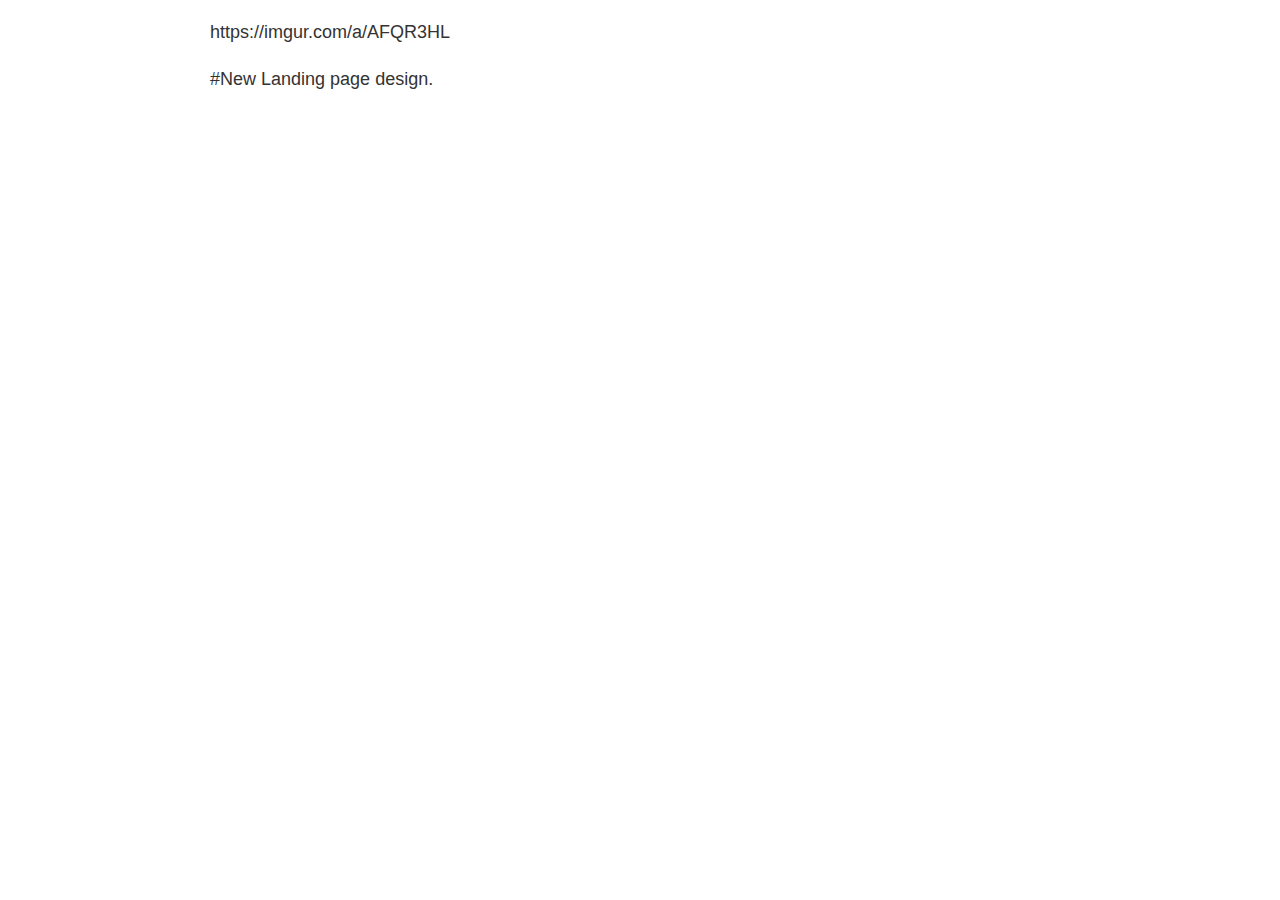
<file: design.html>
<!DOCTYPE html>
<html>
<head>
<title>design.md</title>
<meta http-equiv="Content-type" content="text/html;charset=UTF-8">

<style>
/*

Arduino® Light Theme - Stefania Mellai <s.mellai@arduino.cc>

*/

.hljs {
  display: block;
  overflow-x: auto;
  padding: 0.5em;
  background: #FFFFFF;
}

.hljs,
.hljs-subst {
  color: #434f54;
}

.hljs-keyword,
.hljs-attribute,
.hljs-selector-tag,
.hljs-doctag,
.hljs-name {
  color: #00979D;
}

.hljs-built_in,
.hljs-literal,
.hljs-bullet,
.hljs-code,
.hljs-addition {
  color: #D35400;
}

.hljs-regexp,
.hljs-symbol,
.hljs-variable,
.hljs-template-variable,
.hljs-link,
.hljs-selector-attr,
.hljs-selector-pseudo {
  color: #00979D;
}

.hljs-type,
.hljs-string,
.hljs-selector-id,
.hljs-selector-class,
.hljs-quote,
.hljs-template-tag,
.hljs-deletion {
  color: #005C5F;
}

.hljs-title,
.hljs-section {
  color: #880000;
  font-weight: bold;
}

.hljs-comment {
  color: rgba(149,165,166,.8);
}

.hljs-meta-keyword {
  color: #728E00;
}

.hljs-meta {
  color: #434f54;
}

.hljs-emphasis {
  font-style: italic;
}

.hljs-strong {
  font-weight: bold;
}

.hljs-function {
  color: #728E00;
}

.hljs-number {
  color: #8A7B52;  
}

</style>

<style>
/*---------------------------------------------------------------------------------------------
 *  Copyright (c) Microsoft Corporation. All rights reserved.
 *  Licensed under the MIT License. See License.txt in the project root for license information.
 *--------------------------------------------------------------------------------------------*/

body {
	font-family:   "HelveticaNeue-Light", sans-serif, "宋体","Segoe WPC", "Segoe UI", "SFUIText-Light","Droid Sans Fallback";
	font-size: 18px;
	padding: 0 12px;
	line-height: 1.6;
	word-wrap: break-word;
	color: #333333;
}

.content-wrapper{
	max-width: 860px;
    margin: 0 auto;
    padding: 0 30px;
}

#code-csp-warning {
	position: fixed;
	top: 0;
	right: 0;
	color: white;
	margin: 16px;
	text-align: center;
	font-size: 12px;
	font-family: sans-serif;
	background-color:#444444;
	cursor: pointer;
	padding: 6px;
	box-shadow: 1px 1px 1px rgba(0,0,0,.25);
}

#code-csp-warning:hover {
	text-decoration: none;
	background-color:#007acc;
	box-shadow: 2px 2px 2px rgba(0,0,0,.25);
}


body.scrollBeyondLastLine {
	margin-bottom: calc(100vh - 22px);
}

body.showEditorSelection .code-line {
	position: relative;
}

body.showEditorSelection .code-active-line:before,
body.showEditorSelection .code-line:hover:before {
	content: "";
	display: block;
	position: absolute;
	top: 0;
	left: -12px;
	height: 100%;
}

body.showEditorSelection li.code-active-line:before,
body.showEditorSelection li.code-line:hover:before {
	left: -30px;
}

.vscode-light.showEditorSelection .code-active-line:before {
	border-left: 3px solid rgba(0, 0, 0, 0.15);
}

.vscode-light.showEditorSelection .code-line:hover:before {
	border-left: 3px solid rgba(0, 0, 0, 0.40);
}

.vscode-dark.showEditorSelection .code-active-line:before {
	border-left: 3px solid rgba(255, 255, 255, 0.4);
}

.vscode-dark.showEditorSelection .code-line:hover:before {
	border-left: 3px solid rgba(255, 255, 255, 0.60);
}

.vscode-high-contrast.showEditorSelection .code-active-line:before {
	border-left: 3px solid rgba(255, 160, 0, 0.7);
}

.vscode-high-contrast.showEditorSelection .code-line:hover:before {
	border-left: 3px solid rgba(255, 160, 0, 1);
}

img {
	max-width: 100%;
	max-height: 100%;
}

a {
	color: #4080D0;
	text-decoration: none;
}

a:focus,
input:focus,
select:focus,
textarea:focus {
	outline: 1px solid -webkit-focus-ring-color;
	outline-offset: -1px;
}

hr {
	border: 0;
	height: 2px;
	border-bottom: 2px solid;
}

h1 {
	padding-bottom: 0.3em;
	line-height: 1.2;
	border-bottom: 1px solid #eee;
}


h2{
	padding-bottom: .3em;
    font-size: 2em;
    line-height: 1.225;
    border-bottom: 1px solid #eee;
}

h3{
	font-size: 1.75em;
    line-height: 1.225;
}

h1, h2, h3 {
	font-weight: bold;
}

h1 code,
h2 code,
h3 code,
h4 code,
h5 code,
h6 code {
	font-size: inherit;
	line-height: auto;
}

a:hover {
	color: #4080D0;
	text-decoration: underline;
}

table {
	border-collapse: collapse;
}

table > thead > tr > th {
	text-align: left;
	border-bottom: 1px solid;
}

table > thead > tr > th,
table > thead > tr > td,
table > tbody > tr > th,
table > tbody > tr > td {
	padding: 5px 10px;
}

table > tbody > tr + tr > td {
	border-top: 1px solid;
}

blockquote {
	margin: 0 7px 0 5px;
	padding: 0 16px 0 10px;
	border-left: 5px solid;
}

code {
	font-family: Menlo, Monaco, Consolas, "Droid Sans Mono", "Courier New", monospace, "Droid Sans Fallback";
	font-size: 14px;
	line-height: 19px;
}

body.wordWrap pre {
	white-space: pre-wrap;
}

.mac code {
	font-size: 12px;
	line-height: 18px;
}

pre:not(.hljs),
pre.hljs code > div {
	padding: 16px;
	border-radius: 3px;
	overflow: auto;
}

/** Theming */

.vscode-light,
.vscode-light pre code {
	color: rgb(30, 30, 30);
}

.vscode-dark,
.vscode-dark pre code {
	color: #DDD;
}

.vscode-high-contrast,
.vscode-high-contrast pre code {
	color: white;
}

.vscode-light code {
	color: #A31515;
}

.vscode-dark code {
	color: #D7BA7D;
}

.vscode-light pre:not(.hljs),
.vscode-light code > div {
	background-color: rgba(220, 220, 220, 0.4);
}

.vscode-dark pre:not(.hljs),
.vscode-dark code > div {
	background-color: rgba(10, 10, 10, 0.4);
}

.vscode-high-contrast pre:not(.hljs),
.vscode-high-contrast code > div {
	background-color: rgb(0, 0, 0);
}

.vscode-high-contrast h1 {
	border-color: rgb(0, 0, 0);
}

.vscode-light table > thead > tr > th {
	border-color: rgba(0, 0, 0, 0.69);
}

.vscode-dark table > thead > tr > th {
	border-color: rgba(255, 255, 255, 0.69);
}

.vscode-light h1,
.vscode-light hr,
.vscode-light table > tbody > tr + tr > td {
	border-color: rgba(0, 0, 0, 0.18);
}

.vscode-dark h1,
.vscode-dark hr,
.vscode-dark table > tbody > tr + tr > td {
	border-color: rgba(255, 255, 255, 0.18);
}

.vscode-light blockquote,
.vscode-dark blockquote {
	background: rgba(127, 127, 127, 0.1);
	border-color: rgba(0, 122, 204, 0.5);
}

.vscode-high-contrast blockquote {
	background: transparent;
	border-color: #fff;
}
</style>

<style>
pre {
	background-color: #f8f8f8;
	border: 1px solid #cccccc;
	border-radius: 3px;
	overflow-x: auto;
	white-space: pre-wrap;
	overflow-wrap: break-word;
}

pre:not(.hljs) {
	padding: 23px;
	line-height: 19px;
}

blockquote {
	background: rgba(127, 127, 127, 0.1);
	border-color: rgba(0, 122, 204, 0.5);
}

.emoji {
	height: 1.4em;
}

/* for inline code */
:not(pre):not(.hljs) > code {
	color: #C9AE75; /* Change the old color so it seems less like an error */
	font-size: inherit;
}

/* Page Break : use <div class="page"/> to insert page break
-------------------------------------------------------- */
.page {
	page-break-after: always;
}

.table-of-contents li{
	list-style-type: initial;
}
</style>

<style>
@font-face{font-family:KaTeX_AMS;font-style:normal;font-weight:400;src:url(fonts/KaTeX_AMS-Regular.woff2) format("woff2"),url(fonts/KaTeX_AMS-Regular.woff) format("woff"),url(fonts/KaTeX_AMS-Regular.ttf) format("truetype")}@font-face{font-family:KaTeX_Caligraphic;font-style:normal;font-weight:700;src:url(fonts/KaTeX_Caligraphic-Bold.woff2) format("woff2"),url(fonts/KaTeX_Caligraphic-Bold.woff) format("woff"),url(fonts/KaTeX_Caligraphic-Bold.ttf) format("truetype")}@font-face{font-family:KaTeX_Caligraphic;font-style:normal;font-weight:400;src:url(fonts/KaTeX_Caligraphic-Regular.woff2) format("woff2"),url(fonts/KaTeX_Caligraphic-Regular.woff) format("woff"),url(fonts/KaTeX_Caligraphic-Regular.ttf) format("truetype")}@font-face{font-family:KaTeX_Fraktur;font-style:normal;font-weight:700;src:url(fonts/KaTeX_Fraktur-Bold.woff2) format("woff2"),url(fonts/KaTeX_Fraktur-Bold.woff) format("woff"),url(fonts/KaTeX_Fraktur-Bold.ttf) format("truetype")}@font-face{font-family:KaTeX_Fraktur;font-style:normal;font-weight:400;src:url(fonts/KaTeX_Fraktur-Regular.woff2) format("woff2"),url(fonts/KaTeX_Fraktur-Regular.woff) format("woff"),url(fonts/KaTeX_Fraktur-Regular.ttf) format("truetype")}@font-face{font-family:KaTeX_Main;font-style:normal;font-weight:700;src:url(fonts/KaTeX_Main-Bold.woff2) format("woff2"),url(fonts/KaTeX_Main-Bold.woff) format("woff"),url(fonts/KaTeX_Main-Bold.ttf) format("truetype")}@font-face{font-family:KaTeX_Main;font-style:italic;font-weight:700;src:url(fonts/KaTeX_Main-BoldItalic.woff2) format("woff2"),url(fonts/KaTeX_Main-BoldItalic.woff) format("woff"),url(fonts/KaTeX_Main-BoldItalic.ttf) format("truetype")}@font-face{font-family:KaTeX_Main;font-style:italic;font-weight:400;src:url(fonts/KaTeX_Main-Italic.woff2) format("woff2"),url(fonts/KaTeX_Main-Italic.woff) format("woff"),url(fonts/KaTeX_Main-Italic.ttf) format("truetype")}@font-face{font-family:KaTeX_Main;font-style:normal;font-weight:400;src:url(fonts/KaTeX_Main-Regular.woff2) format("woff2"),url(fonts/KaTeX_Main-Regular.woff) format("woff"),url(fonts/KaTeX_Main-Regular.ttf) format("truetype")}@font-face{font-family:KaTeX_Math;font-style:italic;font-weight:700;src:url(fonts/KaTeX_Math-BoldItalic.woff2) format("woff2"),url(fonts/KaTeX_Math-BoldItalic.woff) format("woff"),url(fonts/KaTeX_Math-BoldItalic.ttf) format("truetype")}@font-face{font-family:KaTeX_Math;font-style:italic;font-weight:400;src:url(fonts/KaTeX_Math-Italic.woff2) format("woff2"),url(fonts/KaTeX_Math-Italic.woff) format("woff"),url(fonts/KaTeX_Math-Italic.ttf) format("truetype")}@font-face{font-family:"KaTeX_SansSerif";font-style:normal;font-weight:700;src:url(fonts/KaTeX_SansSerif-Bold.woff2) format("woff2"),url(fonts/KaTeX_SansSerif-Bold.woff) format("woff"),url(fonts/KaTeX_SansSerif-Bold.ttf) format("truetype")}@font-face{font-family:"KaTeX_SansSerif";font-style:italic;font-weight:400;src:url(fonts/KaTeX_SansSerif-Italic.woff2) format("woff2"),url(fonts/KaTeX_SansSerif-Italic.woff) format("woff"),url(fonts/KaTeX_SansSerif-Italic.ttf) format("truetype")}@font-face{font-family:"KaTeX_SansSerif";font-style:normal;font-weight:400;src:url(fonts/KaTeX_SansSerif-Regular.woff2) format("woff2"),url(fonts/KaTeX_SansSerif-Regular.woff) format("woff"),url(fonts/KaTeX_SansSerif-Regular.ttf) format("truetype")}@font-face{font-family:KaTeX_Script;font-style:normal;font-weight:400;src:url(fonts/KaTeX_Script-Regular.woff2) format("woff2"),url(fonts/KaTeX_Script-Regular.woff) format("woff"),url(fonts/KaTeX_Script-Regular.ttf) format("truetype")}@font-face{font-family:KaTeX_Size1;font-style:normal;font-weight:400;src:url(fonts/KaTeX_Size1-Regular.woff2) format("woff2"),url(fonts/KaTeX_Size1-Regular.woff) format("woff"),url(fonts/KaTeX_Size1-Regular.ttf) format("truetype")}@font-face{font-family:KaTeX_Size2;font-style:normal;font-weight:400;src:url(fonts/KaTeX_Size2-Regular.woff2) format("woff2"),url(fonts/KaTeX_Size2-Regular.woff) format("woff"),url(fonts/KaTeX_Size2-Regular.ttf) format("truetype")}@font-face{font-family:KaTeX_Size3;font-style:normal;font-weight:400;src:url(fonts/KaTeX_Size3-Regular.woff2) format("woff2"),url(fonts/KaTeX_Size3-Regular.woff) format("woff"),url(fonts/KaTeX_Size3-Regular.ttf) format("truetype")}@font-face{font-family:KaTeX_Size4;font-style:normal;font-weight:400;src:url(fonts/KaTeX_Size4-Regular.woff2) format("woff2"),url(fonts/KaTeX_Size4-Regular.woff) format("woff"),url(fonts/KaTeX_Size4-Regular.ttf) format("truetype")}@font-face{font-family:KaTeX_Typewriter;font-style:normal;font-weight:400;src:url(fonts/KaTeX_Typewriter-Regular.woff2) format("woff2"),url(fonts/KaTeX_Typewriter-Regular.woff) format("woff"),url(fonts/KaTeX_Typewriter-Regular.ttf) format("truetype")}.katex{text-rendering:auto;font:normal 1.21em KaTeX_Main,Times New Roman,serif;line-height:1.2;text-indent:0}.katex *{-ms-high-contrast-adjust:none!important;border-color:currentColor}.katex .katex-version:after{content:"0.16.2"}.katex .katex-mathml{clip:rect(1px,1px,1px,1px);border:0;height:1px;overflow:hidden;padding:0;position:absolute;width:1px}.katex .katex-html>.newline{display:block}.katex .base{position:relative;white-space:nowrap;width:-webkit-min-content;width:-moz-min-content;width:min-content}.katex .base,.katex .strut{display:inline-block}.katex .textbf{font-weight:700}.katex .textit{font-style:italic}.katex .textrm{font-family:KaTeX_Main}.katex .textsf{font-family:KaTeX_SansSerif}.katex .texttt{font-family:KaTeX_Typewriter}.katex .mathnormal{font-family:KaTeX_Math;font-style:italic}.katex .mathit{font-family:KaTeX_Main;font-style:italic}.katex .mathrm{font-style:normal}.katex .mathbf{font-family:KaTeX_Main;font-weight:700}.katex .boldsymbol{font-family:KaTeX_Math;font-style:italic;font-weight:700}.katex .amsrm,.katex .mathbb,.katex .textbb{font-family:KaTeX_AMS}.katex .mathcal{font-family:KaTeX_Caligraphic}.katex .mathfrak,.katex .textfrak{font-family:KaTeX_Fraktur}.katex .mathtt{font-family:KaTeX_Typewriter}.katex .mathscr,.katex .textscr{font-family:KaTeX_Script}.katex .mathsf,.katex .textsf{font-family:KaTeX_SansSerif}.katex .mathboldsf,.katex .textboldsf{font-family:KaTeX_SansSerif;font-weight:700}.katex .mathitsf,.katex .textitsf{font-family:KaTeX_SansSerif;font-style:italic}.katex .mainrm{font-family:KaTeX_Main;font-style:normal}.katex .vlist-t{border-collapse:collapse;display:inline-table;table-layout:fixed}.katex .vlist-r{display:table-row}.katex .vlist{display:table-cell;position:relative;vertical-align:bottom}.katex .vlist>span{display:block;height:0;position:relative}.katex .vlist>span>span{display:inline-block}.katex .vlist>span>.pstrut{overflow:hidden;width:0}.katex .vlist-t2{margin-right:-2px}.katex .vlist-s{display:table-cell;font-size:1px;min-width:2px;vertical-align:bottom;width:2px}.katex .vbox{align-items:baseline;display:inline-flex;flex-direction:column}.katex .hbox{width:100%}.katex .hbox,.katex .thinbox{display:inline-flex;flex-direction:row}.katex .thinbox{max-width:0;width:0}.katex .msupsub{text-align:left}.katex .mfrac>span>span{text-align:center}.katex .mfrac .frac-line{border-bottom-style:solid;display:inline-block;width:100%}.katex .hdashline,.katex .hline,.katex .mfrac .frac-line,.katex .overline .overline-line,.katex .rule,.katex .underline .underline-line{min-height:1px}.katex .mspace{display:inline-block}.katex .clap,.katex .llap,.katex .rlap{position:relative;width:0}.katex .clap>.inner,.katex .llap>.inner,.katex .rlap>.inner{position:absolute}.katex .clap>.fix,.katex .llap>.fix,.katex .rlap>.fix{display:inline-block}.katex .llap>.inner{right:0}.katex .clap>.inner,.katex .rlap>.inner{left:0}.katex .clap>.inner>span{margin-left:-50%;margin-right:50%}.katex .rule{border:0 solid;display:inline-block;position:relative}.katex .hline,.katex .overline .overline-line,.katex .underline .underline-line{border-bottom-style:solid;display:inline-block;width:100%}.katex .hdashline{border-bottom-style:dashed;display:inline-block;width:100%}.katex .sqrt>.root{margin-left:.27777778em;margin-right:-.55555556em}.katex .fontsize-ensurer.reset-size1.size1,.katex .sizing.reset-size1.size1{font-size:1em}.katex .fontsize-ensurer.reset-size1.size2,.katex .sizing.reset-size1.size2{font-size:1.2em}.katex .fontsize-ensurer.reset-size1.size3,.katex .sizing.reset-size1.size3{font-size:1.4em}.katex .fontsize-ensurer.reset-size1.size4,.katex .sizing.reset-size1.size4{font-size:1.6em}.katex .fontsize-ensurer.reset-size1.size5,.katex .sizing.reset-size1.size5{font-size:1.8em}.katex .fontsize-ensurer.reset-size1.size6,.katex .sizing.reset-size1.size6{font-size:2em}.katex .fontsize-ensurer.reset-size1.size7,.katex .sizing.reset-size1.size7{font-size:2.4em}.katex .fontsize-ensurer.reset-size1.size8,.katex .sizing.reset-size1.size8{font-size:2.88em}.katex .fontsize-ensurer.reset-size1.size9,.katex .sizing.reset-size1.size9{font-size:3.456em}.katex .fontsize-ensurer.reset-size1.size10,.katex .sizing.reset-size1.size10{font-size:4.148em}.katex .fontsize-ensurer.reset-size1.size11,.katex .sizing.reset-size1.size11{font-size:4.976em}.katex .fontsize-ensurer.reset-size2.size1,.katex .sizing.reset-size2.size1{font-size:.83333333em}.katex .fontsize-ensurer.reset-size2.size2,.katex .sizing.reset-size2.size2{font-size:1em}.katex .fontsize-ensurer.reset-size2.size3,.katex .sizing.reset-size2.size3{font-size:1.16666667em}.katex .fontsize-ensurer.reset-size2.size4,.katex .sizing.reset-size2.size4{font-size:1.33333333em}.katex .fontsize-ensurer.reset-size2.size5,.katex .sizing.reset-size2.size5{font-size:1.5em}.katex .fontsize-ensurer.reset-size2.size6,.katex .sizing.reset-size2.size6{font-size:1.66666667em}.katex .fontsize-ensurer.reset-size2.size7,.katex .sizing.reset-size2.size7{font-size:2em}.katex .fontsize-ensurer.reset-size2.size8,.katex .sizing.reset-size2.size8{font-size:2.4em}.katex .fontsize-ensurer.reset-size2.size9,.katex .sizing.reset-size2.size9{font-size:2.88em}.katex .fontsize-ensurer.reset-size2.size10,.katex .sizing.reset-size2.size10{font-size:3.45666667em}.katex .fontsize-ensurer.reset-size2.size11,.katex .sizing.reset-size2.size11{font-size:4.14666667em}.katex .fontsize-ensurer.reset-size3.size1,.katex .sizing.reset-size3.size1{font-size:.71428571em}.katex .fontsize-ensurer.reset-size3.size2,.katex .sizing.reset-size3.size2{font-size:.85714286em}.katex .fontsize-ensurer.reset-size3.size3,.katex .sizing.reset-size3.size3{font-size:1em}.katex .fontsize-ensurer.reset-size3.size4,.katex .sizing.reset-size3.size4{font-size:1.14285714em}.katex .fontsize-ensurer.reset-size3.size5,.katex .sizing.reset-size3.size5{font-size:1.28571429em}.katex .fontsize-ensurer.reset-size3.size6,.katex .sizing.reset-size3.size6{font-size:1.42857143em}.katex .fontsize-ensurer.reset-size3.size7,.katex .sizing.reset-size3.size7{font-size:1.71428571em}.katex .fontsize-ensurer.reset-size3.size8,.katex .sizing.reset-size3.size8{font-size:2.05714286em}.katex .fontsize-ensurer.reset-size3.size9,.katex .sizing.reset-size3.size9{font-size:2.46857143em}.katex .fontsize-ensurer.reset-size3.size10,.katex .sizing.reset-size3.size10{font-size:2.96285714em}.katex .fontsize-ensurer.reset-size3.size11,.katex .sizing.reset-size3.size11{font-size:3.55428571em}.katex .fontsize-ensurer.reset-size4.size1,.katex .sizing.reset-size4.size1{font-size:.625em}.katex .fontsize-ensurer.reset-size4.size2,.katex .sizing.reset-size4.size2{font-size:.75em}.katex .fontsize-ensurer.reset-size4.size3,.katex .sizing.reset-size4.size3{font-size:.875em}.katex .fontsize-ensurer.reset-size4.size4,.katex .sizing.reset-size4.size4{font-size:1em}.katex .fontsize-ensurer.reset-size4.size5,.katex .sizing.reset-size4.size5{font-size:1.125em}.katex .fontsize-ensurer.reset-size4.size6,.katex .sizing.reset-size4.size6{font-size:1.25em}.katex .fontsize-ensurer.reset-size4.size7,.katex .sizing.reset-size4.size7{font-size:1.5em}.katex .fontsize-ensurer.reset-size4.size8,.katex .sizing.reset-size4.size8{font-size:1.8em}.katex .fontsize-ensurer.reset-size4.size9,.katex .sizing.reset-size4.size9{font-size:2.16em}.katex .fontsize-ensurer.reset-size4.size10,.katex .sizing.reset-size4.size10{font-size:2.5925em}.katex .fontsize-ensurer.reset-size4.size11,.katex .sizing.reset-size4.size11{font-size:3.11em}.katex .fontsize-ensurer.reset-size5.size1,.katex .sizing.reset-size5.size1{font-size:.55555556em}.katex .fontsize-ensurer.reset-size5.size2,.katex .sizing.reset-size5.size2{font-size:.66666667em}.katex .fontsize-ensurer.reset-size5.size3,.katex .sizing.reset-size5.size3{font-size:.77777778em}.katex .fontsize-ensurer.reset-size5.size4,.katex .sizing.reset-size5.size4{font-size:.88888889em}.katex .fontsize-ensurer.reset-size5.size5,.katex .sizing.reset-size5.size5{font-size:1em}.katex .fontsize-ensurer.reset-size5.size6,.katex .sizing.reset-size5.size6{font-size:1.11111111em}.katex .fontsize-ensurer.reset-size5.size7,.katex .sizing.reset-size5.size7{font-size:1.33333333em}.katex .fontsize-ensurer.reset-size5.size8,.katex .sizing.reset-size5.size8{font-size:1.6em}.katex .fontsize-ensurer.reset-size5.size9,.katex .sizing.reset-size5.size9{font-size:1.92em}.katex .fontsize-ensurer.reset-size5.size10,.katex .sizing.reset-size5.size10{font-size:2.30444444em}.katex .fontsize-ensurer.reset-size5.size11,.katex .sizing.reset-size5.size11{font-size:2.76444444em}.katex .fontsize-ensurer.reset-size6.size1,.katex .sizing.reset-size6.size1{font-size:.5em}.katex .fontsize-ensurer.reset-size6.size2,.katex .sizing.reset-size6.size2{font-size:.6em}.katex .fontsize-ensurer.reset-size6.size3,.katex .sizing.reset-size6.size3{font-size:.7em}.katex .fontsize-ensurer.reset-size6.size4,.katex .sizing.reset-size6.size4{font-size:.8em}.katex .fontsize-ensurer.reset-size6.size5,.katex .sizing.reset-size6.size5{font-size:.9em}.katex .fontsize-ensurer.reset-size6.size6,.katex .sizing.reset-size6.size6{font-size:1em}.katex .fontsize-ensurer.reset-size6.size7,.katex .sizing.reset-size6.size7{font-size:1.2em}.katex .fontsize-ensurer.reset-size6.size8,.katex .sizing.reset-size6.size8{font-size:1.44em}.katex .fontsize-ensurer.reset-size6.size9,.katex .sizing.reset-size6.size9{font-size:1.728em}.katex .fontsize-ensurer.reset-size6.size10,.katex .sizing.reset-size6.size10{font-size:2.074em}.katex .fontsize-ensurer.reset-size6.size11,.katex .sizing.reset-size6.size11{font-size:2.488em}.katex .fontsize-ensurer.reset-size7.size1,.katex .sizing.reset-size7.size1{font-size:.41666667em}.katex .fontsize-ensurer.reset-size7.size2,.katex .sizing.reset-size7.size2{font-size:.5em}.katex .fontsize-ensurer.reset-size7.size3,.katex .sizing.reset-size7.size3{font-size:.58333333em}.katex .fontsize-ensurer.reset-size7.size4,.katex .sizing.reset-size7.size4{font-size:.66666667em}.katex .fontsize-ensurer.reset-size7.size5,.katex .sizing.reset-size7.size5{font-size:.75em}.katex .fontsize-ensurer.reset-size7.size6,.katex .sizing.reset-size7.size6{font-size:.83333333em}.katex .fontsize-ensurer.reset-size7.size7,.katex .sizing.reset-size7.size7{font-size:1em}.katex .fontsize-ensurer.reset-size7.size8,.katex .sizing.reset-size7.size8{font-size:1.2em}.katex .fontsize-ensurer.reset-size7.size9,.katex .sizing.reset-size7.size9{font-size:1.44em}.katex .fontsize-ensurer.reset-size7.size10,.katex .sizing.reset-size7.size10{font-size:1.72833333em}.katex .fontsize-ensurer.reset-size7.size11,.katex .sizing.reset-size7.size11{font-size:2.07333333em}.katex .fontsize-ensurer.reset-size8.size1,.katex .sizing.reset-size8.size1{font-size:.34722222em}.katex .fontsize-ensurer.reset-size8.size2,.katex .sizing.reset-size8.size2{font-size:.41666667em}.katex .fontsize-ensurer.reset-size8.size3,.katex .sizing.reset-size8.size3{font-size:.48611111em}.katex .fontsize-ensurer.reset-size8.size4,.katex .sizing.reset-size8.size4{font-size:.55555556em}.katex .fontsize-ensurer.reset-size8.size5,.katex .sizing.reset-size8.size5{font-size:.625em}.katex .fontsize-ensurer.reset-size8.size6,.katex .sizing.reset-size8.size6{font-size:.69444444em}.katex .fontsize-ensurer.reset-size8.size7,.katex .sizing.reset-size8.size7{font-size:.83333333em}.katex .fontsize-ensurer.reset-size8.size8,.katex .sizing.reset-size8.size8{font-size:1em}.katex .fontsize-ensurer.reset-size8.size9,.katex .sizing.reset-size8.size9{font-size:1.2em}.katex .fontsize-ensurer.reset-size8.size10,.katex .sizing.reset-size8.size10{font-size:1.44027778em}.katex .fontsize-ensurer.reset-size8.size11,.katex .sizing.reset-size8.size11{font-size:1.72777778em}.katex .fontsize-ensurer.reset-size9.size1,.katex .sizing.reset-size9.size1{font-size:.28935185em}.katex .fontsize-ensurer.reset-size9.size2,.katex .sizing.reset-size9.size2{font-size:.34722222em}.katex .fontsize-ensurer.reset-size9.size3,.katex .sizing.reset-size9.size3{font-size:.40509259em}.katex .fontsize-ensurer.reset-size9.size4,.katex .sizing.reset-size9.size4{font-size:.46296296em}.katex .fontsize-ensurer.reset-size9.size5,.katex .sizing.reset-size9.size5{font-size:.52083333em}.katex .fontsize-ensurer.reset-size9.size6,.katex .sizing.reset-size9.size6{font-size:.5787037em}.katex .fontsize-ensurer.reset-size9.size7,.katex .sizing.reset-size9.size7{font-size:.69444444em}.katex .fontsize-ensurer.reset-size9.size8,.katex .sizing.reset-size9.size8{font-size:.83333333em}.katex .fontsize-ensurer.reset-size9.size9,.katex .sizing.reset-size9.size9{font-size:1em}.katex .fontsize-ensurer.reset-size9.size10,.katex .sizing.reset-size9.size10{font-size:1.20023148em}.katex .fontsize-ensurer.reset-size9.size11,.katex .sizing.reset-size9.size11{font-size:1.43981481em}.katex .fontsize-ensurer.reset-size10.size1,.katex .sizing.reset-size10.size1{font-size:.24108004em}.katex .fontsize-ensurer.reset-size10.size2,.katex .sizing.reset-size10.size2{font-size:.28929605em}.katex .fontsize-ensurer.reset-size10.size3,.katex .sizing.reset-size10.size3{font-size:.33751205em}.katex .fontsize-ensurer.reset-size10.size4,.katex .sizing.reset-size10.size4{font-size:.38572806em}.katex .fontsize-ensurer.reset-size10.size5,.katex .sizing.reset-size10.size5{font-size:.43394407em}.katex .fontsize-ensurer.reset-size10.size6,.katex .sizing.reset-size10.size6{font-size:.48216008em}.katex .fontsize-ensurer.reset-size10.size7,.katex .sizing.reset-size10.size7{font-size:.57859209em}.katex .fontsize-ensurer.reset-size10.size8,.katex .sizing.reset-size10.size8{font-size:.69431051em}.katex .fontsize-ensurer.reset-size10.size9,.katex .sizing.reset-size10.size9{font-size:.83317261em}.katex .fontsize-ensurer.reset-size10.size10,.katex .sizing.reset-size10.size10{font-size:1em}.katex .fontsize-ensurer.reset-size10.size11,.katex .sizing.reset-size10.size11{font-size:1.19961427em}.katex .fontsize-ensurer.reset-size11.size1,.katex .sizing.reset-size11.size1{font-size:.20096463em}.katex .fontsize-ensurer.reset-size11.size2,.katex .sizing.reset-size11.size2{font-size:.24115756em}.katex .fontsize-ensurer.reset-size11.size3,.katex .sizing.reset-size11.size3{font-size:.28135048em}.katex .fontsize-ensurer.reset-size11.size4,.katex .sizing.reset-size11.size4{font-size:.32154341em}.katex .fontsize-ensurer.reset-size11.size5,.katex .sizing.reset-size11.size5{font-size:.36173633em}.katex .fontsize-ensurer.reset-size11.size6,.katex .sizing.reset-size11.size6{font-size:.40192926em}.katex .fontsize-ensurer.reset-size11.size7,.katex .sizing.reset-size11.size7{font-size:.48231511em}.katex .fontsize-ensurer.reset-size11.size8,.katex .sizing.reset-size11.size8{font-size:.57877814em}.katex .fontsize-ensurer.reset-size11.size9,.katex .sizing.reset-size11.size9{font-size:.69453376em}.katex .fontsize-ensurer.reset-size11.size10,.katex .sizing.reset-size11.size10{font-size:.83360129em}.katex .fontsize-ensurer.reset-size11.size11,.katex .sizing.reset-size11.size11{font-size:1em}.katex .delimsizing.size1{font-family:KaTeX_Size1}.katex .delimsizing.size2{font-family:KaTeX_Size2}.katex .delimsizing.size3{font-family:KaTeX_Size3}.katex .delimsizing.size4{font-family:KaTeX_Size4}.katex .delimsizing.mult .delim-size1>span{font-family:KaTeX_Size1}.katex .delimsizing.mult .delim-size4>span{font-family:KaTeX_Size4}.katex .nulldelimiter{display:inline-block;width:.12em}.katex .delimcenter,.katex .op-symbol{position:relative}.katex .op-symbol.small-op{font-family:KaTeX_Size1}.katex .op-symbol.large-op{font-family:KaTeX_Size2}.katex .accent>.vlist-t,.katex .op-limits>.vlist-t{text-align:center}.katex .accent .accent-body{position:relative}.katex .accent .accent-body:not(.accent-full){width:0}.katex .overlay{display:block}.katex .mtable .vertical-separator{display:inline-block;min-width:1px}.katex .mtable .arraycolsep{display:inline-block}.katex .mtable .col-align-c>.vlist-t{text-align:center}.katex .mtable .col-align-l>.vlist-t{text-align:left}.katex .mtable .col-align-r>.vlist-t{text-align:right}.katex .svg-align{text-align:left}.katex svg{fill:currentColor;stroke:currentColor;fill-rule:nonzero;fill-opacity:1;stroke-width:1;stroke-linecap:butt;stroke-linejoin:miter;stroke-miterlimit:4;stroke-dasharray:none;stroke-dashoffset:0;stroke-opacity:1;display:block;height:inherit;position:absolute;width:100%}.katex svg path{stroke:none}.katex img{border-style:none;max-height:none;max-width:none;min-height:0;min-width:0}.katex .stretchy{display:block;overflow:hidden;position:relative;width:100%}.katex .stretchy:after,.katex .stretchy:before{content:""}.katex .hide-tail{overflow:hidden;position:relative;width:100%}.katex .halfarrow-left{left:0;overflow:hidden;position:absolute;width:50.2%}.katex .halfarrow-right{overflow:hidden;position:absolute;right:0;width:50.2%}.katex .brace-left{left:0;overflow:hidden;position:absolute;width:25.1%}.katex .brace-center{left:25%;overflow:hidden;position:absolute;width:50%}.katex .brace-right{overflow:hidden;position:absolute;right:0;width:25.1%}.katex .x-arrow-pad{padding:0 .5em}.katex .cd-arrow-pad{padding:0 .55556em 0 .27778em}.katex .mover,.katex .munder,.katex .x-arrow{text-align:center}.katex .boxpad{padding:0 .3em}.katex .fbox,.katex .fcolorbox{border:.04em solid;box-sizing:border-box}.katex .cancel-pad{padding:0 .2em}.katex .cancel-lap{margin-left:-.2em;margin-right:-.2em}.katex .sout{border-bottom-style:solid;border-bottom-width:.08em}.katex .angl{border-right:.049em solid;border-top:.049em solid;box-sizing:border-box;margin-right:.03889em}.katex .anglpad{padding:0 .03889em}.katex .eqn-num:before{content:"(" counter(katexEqnNo) ")";counter-increment:katexEqnNo}.katex .mml-eqn-num:before{content:"(" counter(mmlEqnNo) ")";counter-increment:mmlEqnNo}.katex .mtr-glue{width:50%}.katex .cd-vert-arrow{display:inline-block;position:relative}.katex .cd-label-left{display:inline-block;position:absolute;right:calc(50% + .3em);text-align:left}.katex .cd-label-right{display:inline-block;left:calc(50% + .3em);position:absolute;text-align:right}.katex-display{display:block;margin:1em 0;text-align:center}.katex-display>.katex{display:block;text-align:center;white-space:nowrap}.katex-display>.katex>.katex-html{display:block;position:relative}.katex-display>.katex>.katex-html>.tag{position:absolute;right:0}.katex-display.leqno>.katex>.katex-html>.tag{left:0;right:auto}.katex-display.fleqn>.katex{padding-left:2em;text-align:left}body{counter-reset:katexEqnNo mmlEqnNo}

</style>

</head>
<body>
    <div class="content-wrapper">
        <p>https://imgur.com/a/AFQR3HL</p>
<p>#New Landing page design.</p>

    </div>
</body>
</html>
</file>
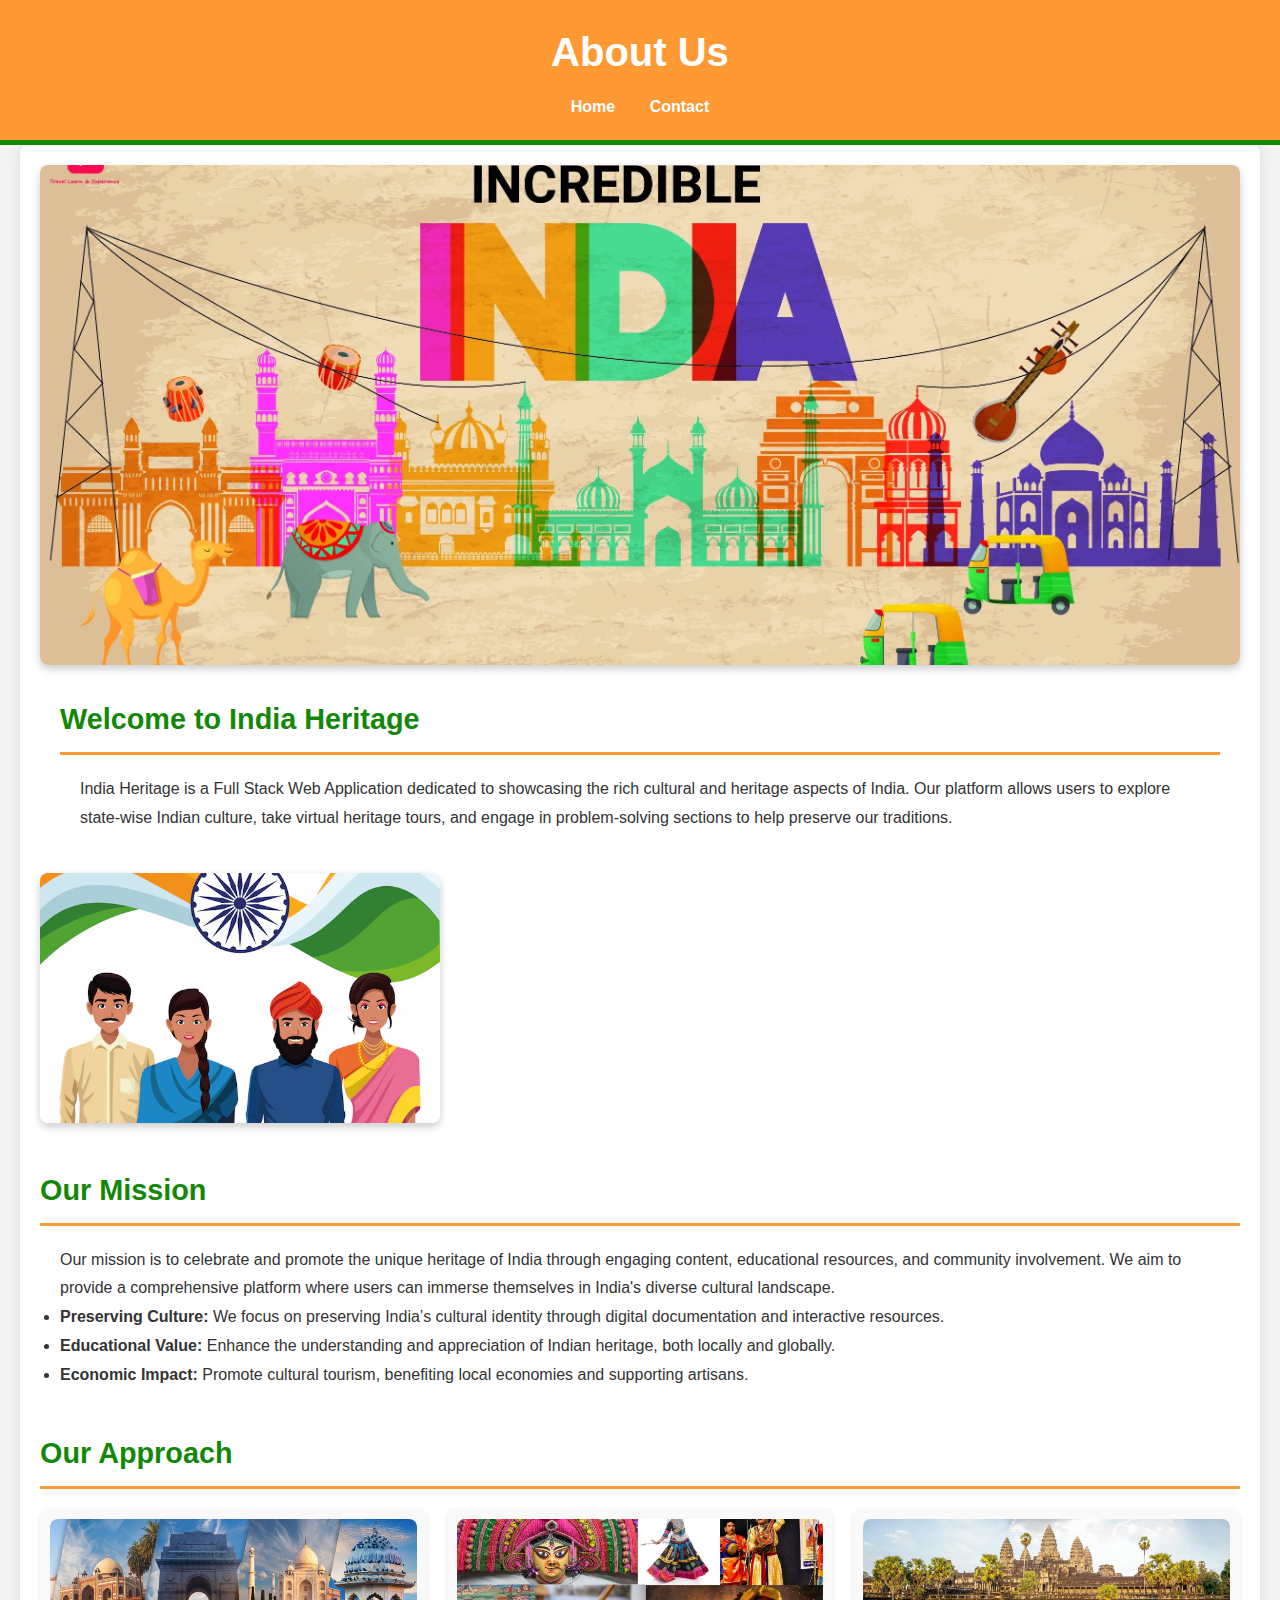
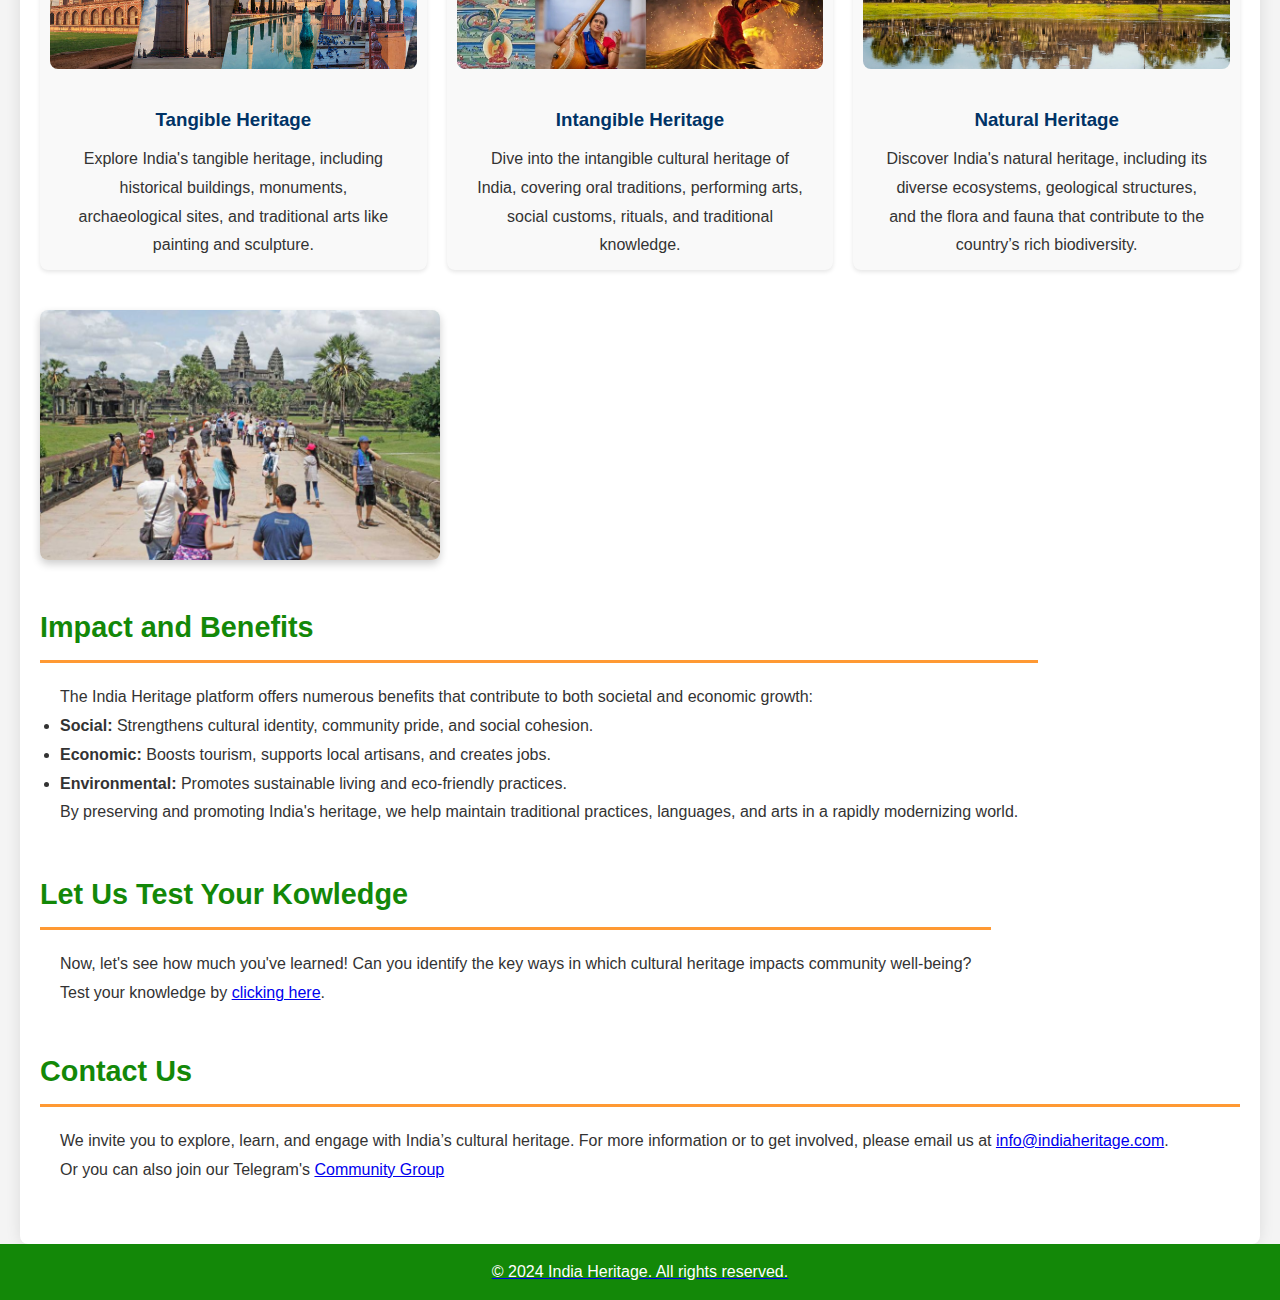
<file: pages/aboutus.html>
<!DOCTYPE html>
<html lang="en">
<head>
    <meta charset="UTF-8">
    <meta name="viewport" content="width=device-width, initial-scale=1.0">
    <title>About Us - India Heritage</title>
    <link rel="stylesheet" href="../styles/aboutus.css">
</head>
<body>
    <header>
        <h1>About Us</h1>
        <nav>
            <ul>
                <li><a href="../index.html">Home</a></li>
                <li><a href="#">Contact</a></li>
            </ul>
        </nav>
    </header>
    <main>
        <section id="intro">
            <div class="image-container">
                <img src="../images/Banner01.jpg" alt="India Heritage" class="intro-image">
            </div>
            <div class="text-container">
                <h2>Welcome to India Heritage</h2>
                <p>India Heritage is a Full Stack Web Application dedicated to showcasing the rich cultural and heritage aspects of India. Our platform allows users to explore state-wise Indian culture, take virtual heritage tours, and engage in problem-solving sections to help preserve our traditions.</p>
            </div>
        </section>
        <section id="mission">
            <div class="image-text-container">
                <img src="../images/indian-ethnic02.avif" alt="Mission" class="side-image">
                <div>
                    <h2>Our Mission</h2>
                    <p>Our mission is to celebrate and promote the unique heritage of India through engaging content, educational resources, and community involvement. We aim to provide a comprehensive platform where users can immerse themselves in India's diverse cultural landscape.</p>
                    <ul>
                        <li><strong>Preserving Culture:</strong> We focus on preserving India’s cultural identity through digital documentation and interactive resources.</li>
                        <li><strong>Educational Value:</strong> Enhance the understanding and appreciation of Indian heritage, both locally and globally.</li>
                        <li><strong>Economic Impact:</strong> Promote cultural tourism, benefiting local economies and supporting artisans.</li>
                    </ul>
                </div>
            </div>
        </section>
        <section id="approach">
            <h2>Our Approach</h2>
            <div class="columns">
                <div class="column">
                    <img src="../images/Tangible Heritage.jpg" alt="Tangible Heritage" class="column-image">
                    <h3>Tangible Heritage</h3>
                    <p>Explore India's tangible heritage, including historical buildings, monuments, archaeological sites, and traditional arts like painting and sculpture.</p>
                </div>
                <div class="column">
                    <img src="../images/Intangible-Cultural-Heritage.webp" alt="Intangible Heritage" class="column-image">
                    <h3>Intangible Heritage</h3>
                    <p>Dive into the intangible cultural heritage of India, covering oral traditions, performing arts, social customs, rituals, and traditional knowledge.</p>
                </div>
                <div class="column">
                    <img src="../images/Natural Heritage.webp" alt="Natural Heritage" class="column-image">
                    <h3>Natural Heritage</h3>
                    <p>Discover India's natural heritage, including its diverse ecosystems, geological structures, and the flora and fauna that contribute to the country’s rich biodiversity.</p>
                </div>
            </div>
        </section>
        <section id="impact">
            <div class="image-text-container">
                <img src="../images/impact and benefits.jpg" alt="Impact and Benefits" class="side-image">
                <div>
                    <h2>Impact and Benefits</h2>
                    <p>The India Heritage platform offers numerous benefits that contribute to both societal and economic growth:</p>
                    <ul>
                        <li><strong>Social:</strong> Strengthens cultural identity, community pride, and social cohesion.</li>
                        <li><strong>Economic:</strong> Boosts tourism, supports local artisans, and creates jobs.</li>
                        <li><strong>Environmental:</strong> Promotes sustainable living and eco-friendly practices.</li>
                    </ul>
                    <p>By preserving and promoting India's heritage, we help maintain traditional practices, languages, and arts in a rapidly modernizing world.</p>
                </div>
                <div>
                    <h2>Let Us Test Your Kowledge</h2>
                    <p>Now, let's see how much you've learned! Can you identify the key ways in which cultural heritage impacts community well-being?</p>
                    <p>Test your knowledge by <a href="../pages/quiz.html">clicking here</a>.</p>
                </div>
            </div>
        </section>
        <section id="contact">
            <h2>Contact Us</h2>
            <p>We invite you to explore, learn, and engage with India’s cultural heritage. For more information or to get involved, please email us at <a href="mailto:info@indiaheritage.com">info@indiaheritage.com</a>.</p>
            <p>Or you can also join our Telegram's <a href="https://t.me/yeh_mera_bharat">Community Group</p>
        </section>
    </main>
    <footer>
        <p>&copy; 2024 India Heritage. All rights reserved.</p>
    </footer>
</body>
</html>
</file>
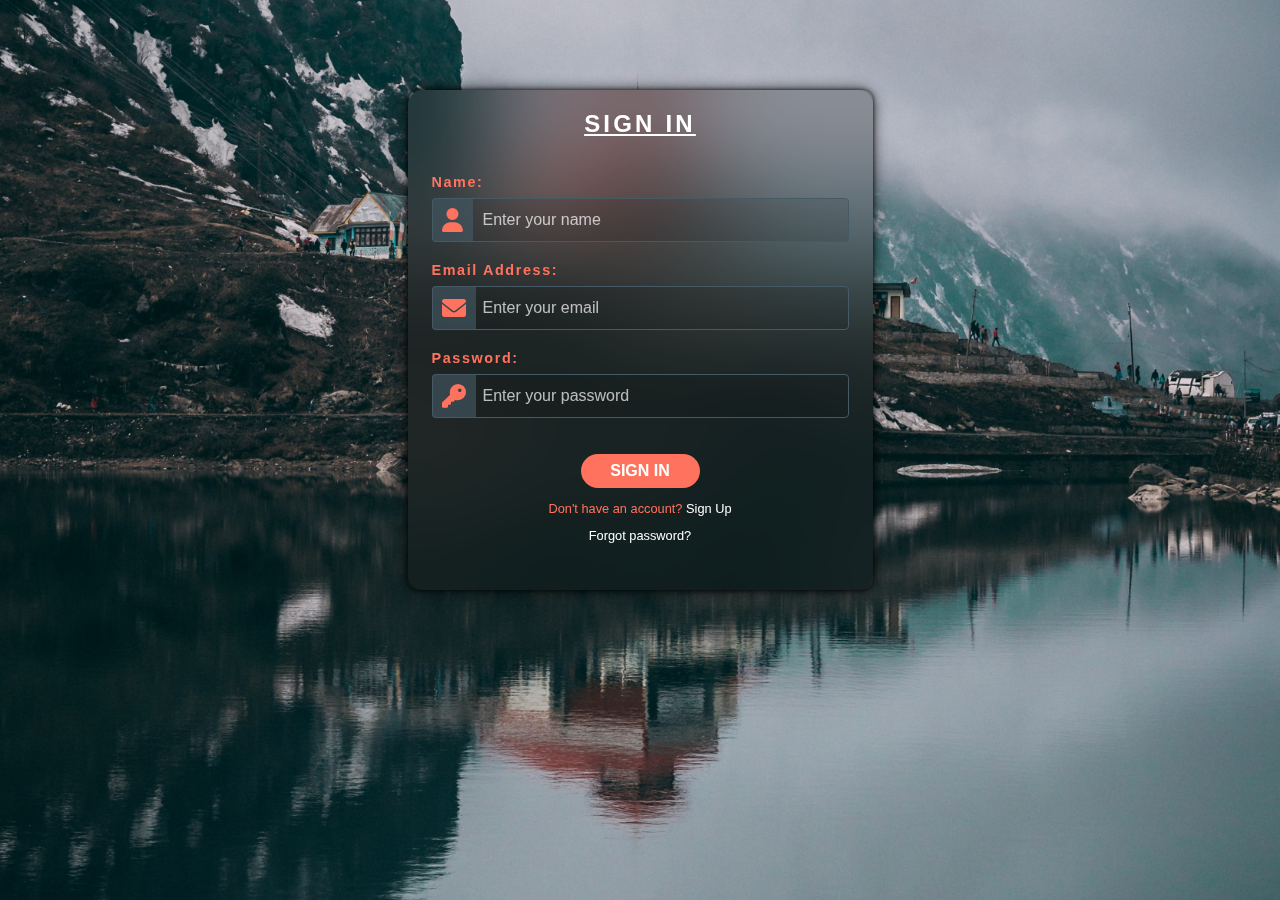
<file: pages/signin.html>
<!DOCTYPE html>
<html lang="en">
  <head>
    <meta charset="UTF-8" />
    <meta http-equiv="X-UA-Compatible" content="IE=edge" />
    <meta name="viewport" content="width=device-width, initial-scale=1.0" />
    <link
      rel="stylesheet"
      href="https://cdnjs.cloudflare.com/ajax/libs/font-awesome/6.0.0/css/all.min.css"
      integrity="sha512-9usAa10IRO0HhonpyAIVpjrylPvoDwiPUiKdWk5t3PyolY1cOd4DSE0Ga+ri4AuTroPR5aQvXU9xC6qOPnzFeg=="
      crossorigin="anonymous"
      referrerpolicy="no-referrer"
    />
    <title>Sign In</title>
    <link rel="stylesheet" href="../styles/signin.css" />
  </head>
  <body>
    <div class="container">
      <div class="form_body">
        <div class="form_body__header">
          <h2 class="heading">Sign In</h2>
        </div>
        <form action="">
          <div class="form_body__body">
            <label for="name">Name:</label>
            <div class="name-box box">
              <i class="fa-solid fa-user"></i>
              <input
                type="text"
                name="name"
                placeholder="Enter your name"
                required
              />
            </div>
            <label for="email">Email Address:</label>
            <div class="email-box box">
              <i class="fa-solid fa-envelope"></i>
              <input
                type="email"
                name="email"
                placeholder="Enter your email"
                required
              />
            </div>
            <label for="password">Password:</label>
            <div class="password-box box">
              <i class="fa-solid fa-key"></i>
              <input
                type="password"
                name="password"
                placeholder="Enter your password"
                required
              />
            </div>
          </div>
          <div class="form_body__footer">
            <button type="submit" id="signin" class="btn_sign_in">
              Sign In
            </button>
            <p>Don't have an account? <a href="./signup.html">Sign Up</a></p>
            <p><a href="#">Forgot password? </a></p>
          </div>
        </form>
      </div>
    </div>
  </body>
</html>
</file>
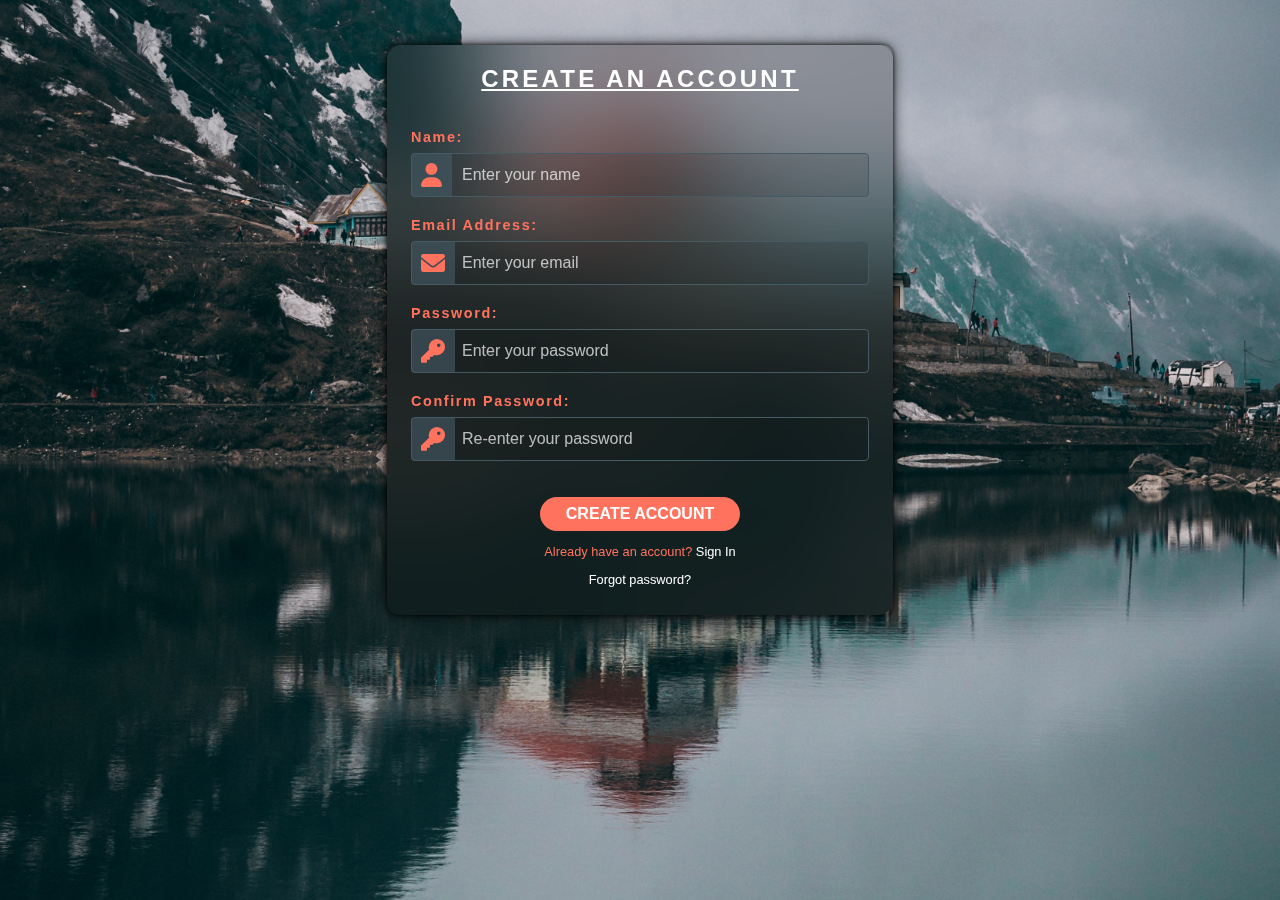
<file: pages/signup.html>
<!DOCTYPE html>
<html lang="en">
  <head>
    <meta charset="UTF-8" />
    <meta http-equiv="X-UA-Compatible" content="IE=edge" />
    <meta name="viewport" content="width=device-width, initial-scale=1.0" />
    <link
      rel="stylesheet"
      href="https://cdnjs.cloudflare.com/ajax/libs/font-awesome/6.0.0/css/all.min.css"
      integrity="sha512-9usAa10IRO0HhonpyAIVpjrylPvoDwiPUiKdWk5t3PyolY1cOd4DSE0Ga+ri4AuTroPR5aQvXU9xC6qOPnzFeg=="
      crossorigin="anonymous"
      referrerpolicy="no-referrer"
    />
    <title>Sign Up</title>
    <link rel="stylesheet" href="../styles/signup.css" />
    <style></style>
  </head>

  <body>
    <div class="container">
      <div class="form_body">
        <div class="form_body__header">
          <h2 class="heading">Create An Account</h2>
        </div>
        <form>
          <div class="form_body__body">
            <label for="name">Name:</label>
            <div class="name-box box">
              <i class="fa-solid fa-user"></i>
              <input
                type="text"
                name="name"
                placeholder="Enter your name"
                required
              />
            </div>
            <label for="email">Email Address:</label>
            <div class="email-box box">
              <i class="fa-solid fa-envelope"></i>
              <input
                type="email"
                name="email"
                placeholder="Enter your email"
                required
              />
            </div>
            <label for="password">Password:</label>
            <div class="password-box box">
              <i class="fa-solid fa-key"></i>
              <input
                id="pass"
                type="password"
                name="password"
                placeholder="Enter your password"
                required
              />
            </div>
            <label for="cpassword">Confirm Password:</label>
            <div class="password-box box">
              <i class="fa-solid fa-key"></i>
              <input
                id="cpass"
                type="password"
                name="cpassword"
                placeholder="Re-enter your password"
                required
              />
            </div>
          </div>
          <div class="form_body__footer">
            <button type="submit" id="signin" class="btn_sign_up">
              Create Account
            </button>
            <p>Already have an account? <a href="./signin.html">Sign In</a></p>
            <p><a href="#">Forgot password? </a></p>
          </div>
        </form>
      </div>
    </div>
  </body>
</html>
</file>
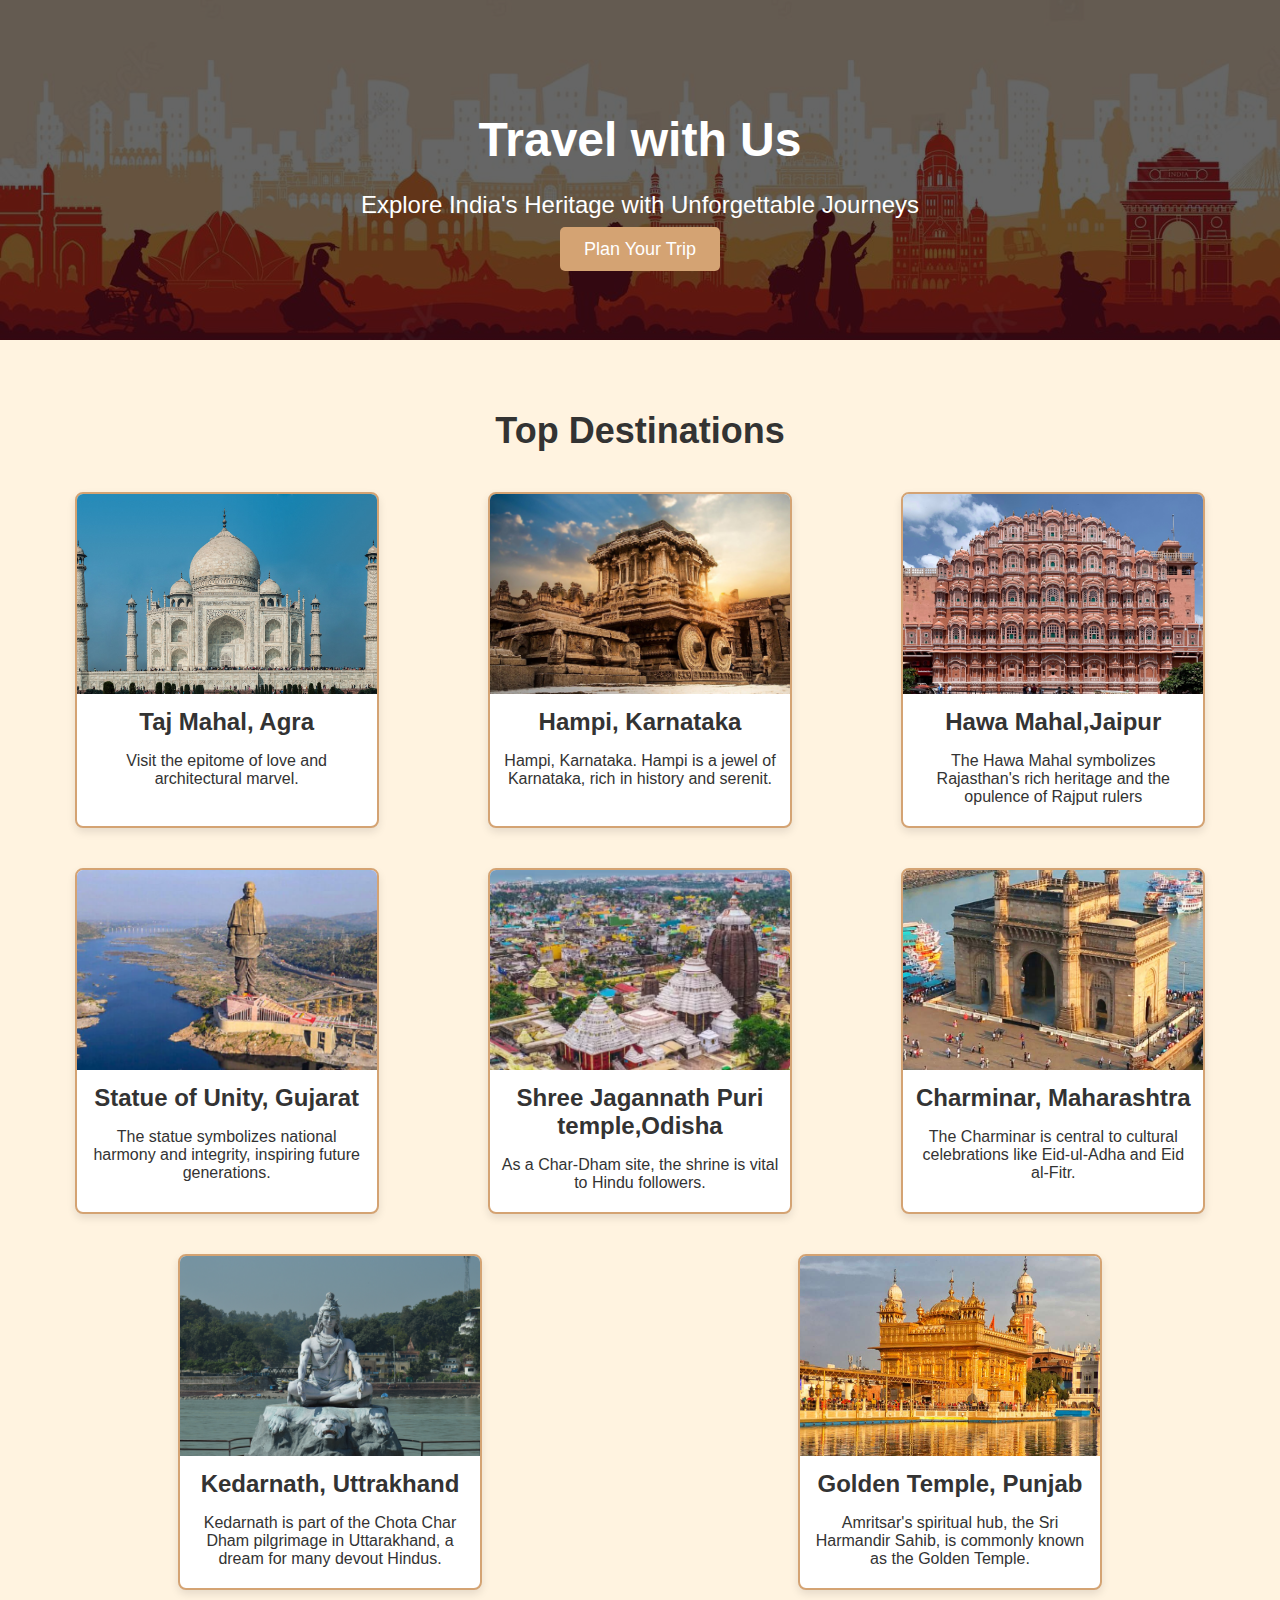
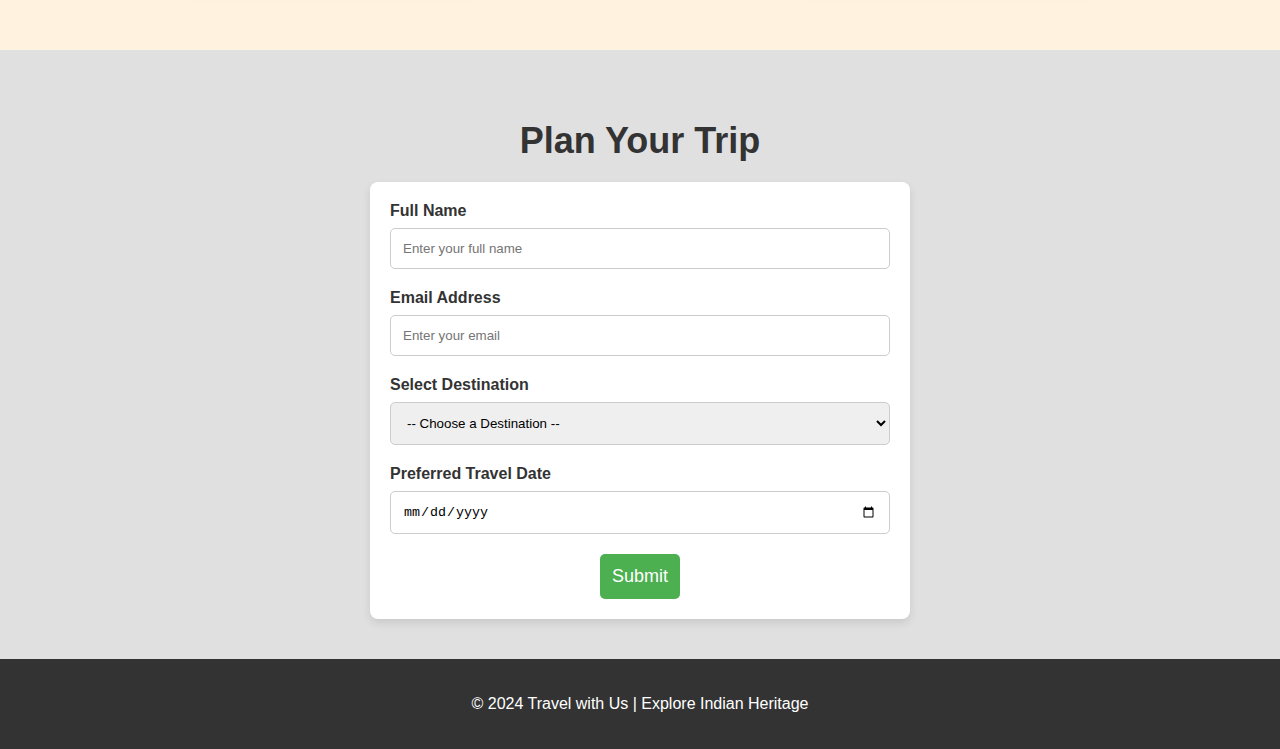
<file: pages/travel.html>
<!DOCTYPE html>
<html lang="en">
<head>
  <meta charset="UTF-8">
  <meta name="viewport" content="width=device-width, initial-scale=1.0">
  <title>Travel with Us</title>
  <link rel="stylesheet" href="../styles/travel.css">
</head>
<body>
  <!-- Header Section -->
  <header>
    <div class="header-container">
      <h1>Travel with Us</h1>
      <p>Explore India's Heritage with Unforgettable Journeys</p>
      <a href="#form-section" class="cta-button">Plan Your Trip</a>
    </div>
  </header>

  <!-- Destinations Section -->
  <section id="destinations">
    <h2>Top Destinations</h2>
    <div class="destination-cards">
      <div class="card">
        <img src="../images/Taj Mahal.jpg" alt="Taj Mahal">
        <h3>Taj Mahal, Agra</h3>
        <p>Visit the epitome of love and architectural marvel.</p>
      </div>
      <div class="card">
        <img src="../images/hampi.jpg" alt="Hampi">
        <h3>Hampi, Karnataka</h3>
        <p>Hampi, Karnataka. Hampi is a jewel of Karnataka, rich in history and serenit.</p>
      </div>
      <div class="card">
        <img src="../images/Jaipur.jpg" alt="Jaipur">
        <h3>Hawa Mahal,Jaipur</h3>
        <p>The Hawa Mahal symbolizes Rajasthan's rich heritage and the opulence of Rajput rulers</p>
      </div>
      <div class="card">
        <img src="../images/Gujarat.jpg" alt="Gujarat">
        <h3>Statue of Unity, Gujarat</h3>
        <p>The statue symbolizes national harmony and integrity, inspiring future generations.</p>
      </div>
      <div class="card">
        <img src="../images/odisha.avif" alt="odisha">
        <h3> Shree Jagannath Puri temple,Odisha</h3>
        <p>As a Char-Dham site, the shrine is vital to Hindu followers.</p>
      </div>
      <div class="card">
        <img src="../images/Maharashtra.jpg" alt="Maharashtra">
        <h3>Charminar, Maharashtra</h3>
        <p>The Charminar is central to cultural celebrations like Eid-ul-Adha and Eid al-Fitr.</p>
      </div>
      <div class="card">
        <img src="../images/Uttarakhand.jpg" alt="Uttrakhand">
        <h3>Kedarnath, Uttrakhand</h3>
        <p>Kedarnath is part of the Chota Char Dham pilgrimage in Uttarakhand, a dream for many devout Hindus.</p>
      </div>
      <div class="card">
        <img src="../images/Panjab.jpg" alt="Panjab">
        <h3>Golden Temple, Punjab</h3>
        <p>Amritsar's spiritual hub, the Sri Harmandir Sahib, is commonly known as the Golden Temple.</p>
      </div>
    </div>
  </section>

  <!-- Form Section -->
  <section id="form-section">
    <h2>Plan Your Trip</h2>
    <form id="travelForm" onsubmit="validateForm(event)">
      <label for="name">Full Name</label>
      <input type="text" id="name" name="name" placeholder="Enter your full name" required>

      <label for="email">Email Address</label>
      <input type="email" id="email" name="email" placeholder="Enter your email" required>

      <label for="destination">Select Destination</label>
      <select id="destination" name="destination" required>
        <option value="">-- Choose a Destination --</option>
        <option value="Taj Mahal">Taj Mahal, Agra</option>
        <option value="Hampi">Hampi, Karnataka</option>
        <option value="Jaipur">Hawa Mahal,Jaipur</option>
        <option value="Jaipur">tatue of Unity, Gujarat</option>
        <option value="Jaipur">Shree Jagannath Puri temple,Odisha</option>
        <option value="Jaipur">Charminar, Maharashtra</option>
        <option value="Jaipur">Kedarnath, Uttrakhand</option>
        <option value="Jaipur">Golden Temple, Punjab</option>
        <option value="Jaipur">Palolem Beach, Goa</option>
        <option value="Jaipur">Panoramic views, Sikkim</option>
        <option value="Jaipur">mountains, lakes, Arunachal Pradesh</option>
        <option value="Jaipur">Red Fort, Delhi</option>
        <option value="Jaipur">Howrah Bridge, West Bengal</option>
        <option value="Jaipur">Kamakhya Temple, Assam</option>
      </select>

      <label for="date">Preferred Travel Date</label>
      <input type="date" id="date" name="date" required>

      <button type="submit">Submit</button>
    </form>
  </section>

  <!-- Footer -->
  <footer>
    <p>&copy; 2024 Travel with Us | Explore Indian Heritage</p>
  </footer>

  <script src="../js/travel.js"></script>
</body>
</html>
</file>
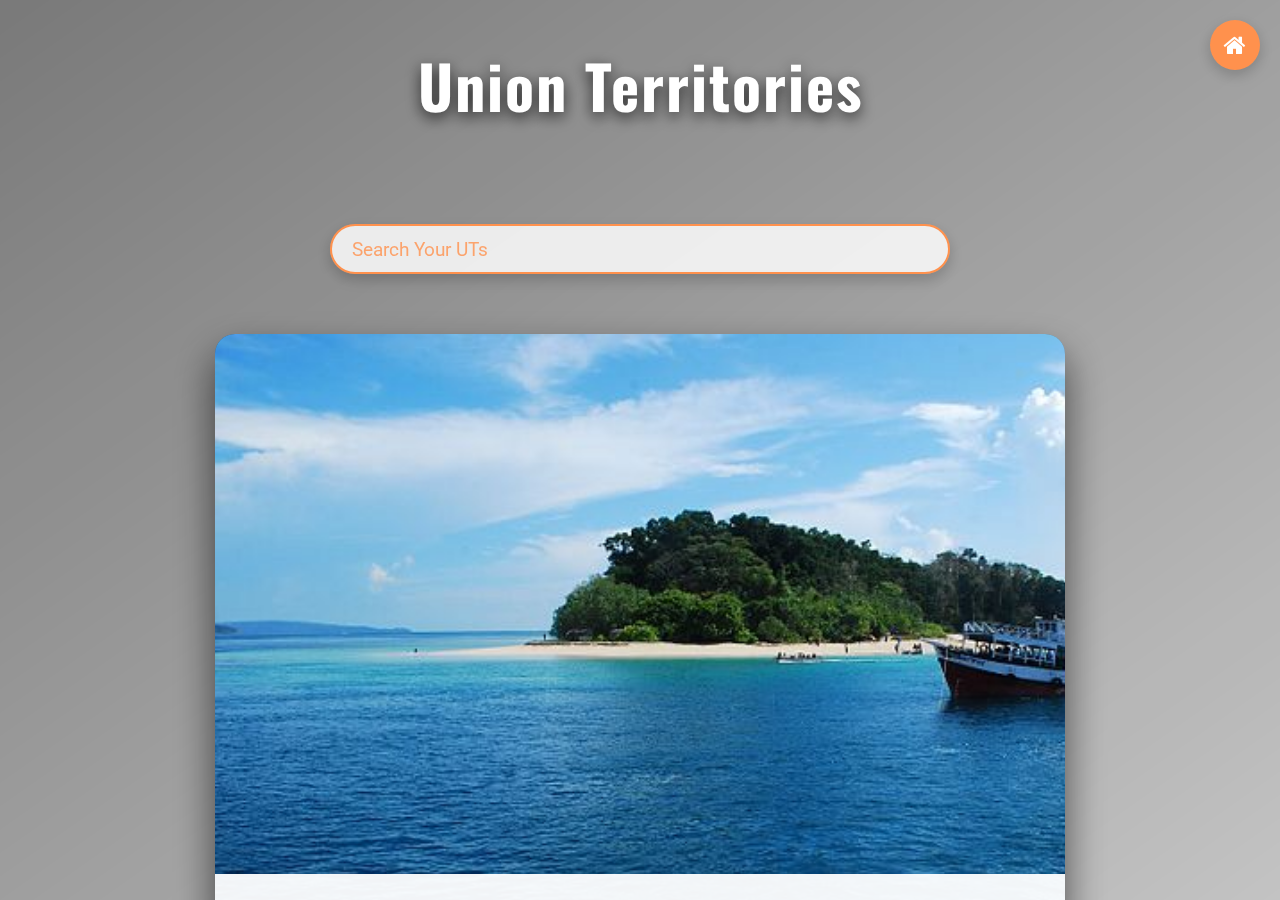
<file: pages/ut.html>
<!DOCTYPE html>
<html lang="en">
  <head>
    <meta charset="UTF-8" />
    <meta http-equiv="X-UA-Compatible" content="IE=edge" />
    <meta name="viewport" content="width=device-width, initial-scale=1.0" />
    <title>Document</title>
    <link rel="stylesheet" href="../styles/ut.css" />
    <!--aeroplane icon-->
    <link
      rel="stylesheet"
      href="https://cdnjs.cloudflare.com/ajax/libs/font-awesome/4.7.0/css/font-awesome.min.css"
    />
    <!--font of h1-->
    <link rel="preconnect" href="https://fonts.googleapis.com" />
    <link rel="preconnect" href="https://fonts.gstatic.com" crossorigin />
    <link
      href="https://fonts.googleapis.com/css2?family=Berkshire+Swash&family=Fredericka+the+Great&family=Inknut+Antiqua:wght@500&family=Italiana&family=Metamorphous&family=Mr+Bedfort&family=Rye&family=Sancreek&display=swap"
      rel="stylesheet"
    />
    <!--font of h3-->
    <link rel="preconnect" href="https://fonts.googleapis.com" />
    <link rel="preconnect" href="https://fonts.gstatic.com" crossorigin />
    <link
      href="https://fonts.googleapis.com/css2?family=Josefin+Sans:wght@300&display=swap"
      rel="stylesheet"
    />
  </head>
  <body>
    <div class="container3">
      <a href="https://kumardarun11.github.io/yeh-mera-bharat/index.html" class="home-btn">
        <i class="fa fa-home"></i>
      </a>
      <section id="slider-container" class="slider-container">
        <div class="heading">Union Territories</div>
        <div class="search-bar">
          <input
            type="text"
            name="search"
            id="search"
            placeholder="Search Your UTs"
          />
        </div>

        <div class="swiper-wrapper" id="swiper-wrapper-1">
          <!-- Dynamic Sliders -->
        </div>
      </section>
    </div>
    <script src="../js/ut.js"></script>
  </body>
</html>
</file>
<file: styles/aboutus.css>
body {
    font-family: 'Segoe UI', Tahoma, Geneva, Verdana, sans-serif;
    line-height: 1.6;
    margin: 0;
    padding: 0;
    background-color: #f4f4f4;
    color: #333;
}

header {
    background: #ff9933; /* Saffron color */
    color: #fff;
    padding: 20px 0;
    text-align: center;
    position: relative;
    border-bottom: 5px solid #138808; /* Indian green border */
}

header h1 {
    margin: 0;
    font-size: 2.5em;
    font-weight: bold;
}

nav ul {
    list-style: none;
    padding: 0;
    margin: 10px 0 0 0;
}

nav ul li {
    display: inline;
    margin: 0 15px;
}

nav ul li a {
    color: #fff;
    text-decoration: none;
    font-weight: bold;
}

nav ul li a:hover {
    text-decoration: underline;
}

main {
    padding: 20px;
    max-width: 1200px;
    margin: auto;
    background: #fff;
    border-radius: 8px;
    box-shadow: 0 0 15px rgba(0, 0, 0, 0.1);
}

section {
    margin-bottom: 40px;
}

.intro-image {
    width: 100%;
    max-height: 500px; /* Set a max height to prevent the image from becoming too large */
    object-fit: cover; /* Ensures the image covers the container without stretching */
    border-radius: 8px;
    box-shadow: 0 4px 8px rgba(0, 0, 0, 0.2);
}

.image-container {
    margin-bottom: 20px;
}

.text-container {
    padding: 0 20px;
}

section h2 {
    color: #138808; /* Indian green */
    border-bottom: 3px solid #ff9933; /* Saffron color */
    padding-bottom: 10px;
    margin-bottom: 20px;
    font-size: 1.8em;
}

section p, section ul {
    line-height: 1.8;
    margin: 0;
    padding: 0 20px;
}

ul {
    list-style-type: disc;
    padding-left: 40px;
    margin-top: 10px;
}

.columns {
    display: flex;
    flex-wrap: wrap;
    gap: 20px;
}

.column {
    flex: 1;
    min-width: 300px;
    padding: 10px;
    background: #f9f9f9;
    border-radius: 8px;
    box-shadow: 0 2px 4px rgba(0, 0, 0, 0.1);
    text-align: center;
}

.column-image {
    width: 100%;
    height: 150px;
    object-fit: cover;
    border-radius: 8px;
    margin-bottom: 10px;
}

.column h3 {
    color: #003366; /* Dark blue for subheadings */
    margin-bottom: 10px;
}

.image-text-container {
    display: flex;
    flex-wrap: wrap;
    gap: 20px;
    align-items: center;
    margin-bottom: 20px;
}

.side-image {
    flex: 1;
    max-width: 400px;
    max-height: 250px; /* Adjusted max height to fit content better */
    object-fit: cover;
    border-radius: 8px;
    box-shadow: 0 4px 8px rgba(0, 0, 0, 0.2);
}

footer {
    background: #138808; /* Indian green */
    color: #fff;
    text-align: center;
    padding: 15px 0;
    position: relative;
    bottom: 0;
    width: 100%;
}

footer p {
    margin: 0;
}
</file>
<file: styles/signin.css>
* {
  box-sizing: border-box;
}

body {
  margin: 0;
  padding: 0;
  font-family: 'Quicksand', sans-serif;
  display: flex;
  justify-content: center;
  align-items: center;
   background: url('../images/login_background.jpg');
   background-size: cover;
   background-position: center;
   background-repeat: no-repeat;
}

a {
  color: #fff;
  text-decoration: none;
  transition: all 300ms;
}


.container {
  font-size: 1rem;
  width: 465px;
  height: 500px;
  border-radius: 10px;
  box-shadow: 0px 0px 4px rgba(0, 0, 0, 0.781);
  display: flex;
  justify-content: center;
  align-items: center;
  margin-top: 10vh;
  margin-bottom: 10vh;
}

.form_body {
  width: 465px;
  height: 500px;
  padding: 0 1.5rem 2rem;
  color: #FF725E;
  border-radius: 15px;
  background-color: rgba(0, 0, 0, 0.2);
  backdrop-filter: blur(50px);
  -webkit-backdrop-filter: blur(50px);
  box-shadow: 0px 0px 14px rgba(0, 0, 0, 0.781);
  margin: 0px;
}

.form_body__header {
  padding-bottom: 1rem;
}

.form_body__header h2.heading {
  text-transform: uppercase;
  text-align: center;
  letter-spacing: .2rem;
  text-decoration: underline;
  color: white;
}

.form_body__body {
  width: 100%;
  padding-bottom: 1rem;
}

label {
  display: block;
  margin-bottom: .5rem;
  font-size: .9em;
  letter-spacing: .1rem;
  font-weight: bold;
}

.box {
  position: relative;
}

.box i {
  font-size: 1.5rem;
  position: absolute;
  top: 0px;
  left: 0px;
  background-color: #455a64a2;
  padding: 10px;
  border-top-left-radius: 4px;
  border-bottom-left-radius: 4px;
  transition: all .3s;
}

.box i:hover {
  color: #455a64;
  background-color: #FF725E;
}

input {
  display: block;
  margin-bottom: 1.25rem;
  padding-left: .8rem;
  width: 100%;
  height: 2.75rem;
  font-size: 1rem;
  color: #455a64;
  color: #fff;
  background-color: rgba(0, 0, 0, 0.1);
  border: 1px solid #455a64;
  padding-left: 50px;
  border-radius: 4px;
  outline: none;
  transition: background-color .5s;
}

input::placeholder,
input::-webkit-input-placeholder {
  color: rgba(255, 255, 255, .7);
}

input:hover,
input:focus {
  background-color: rgba(255, 255, 255, .1);
  box-shadow: 0px 0px 3px #455a64;
}
.form_body__footer {
  display: flex;
  flex-direction: column;
  justify-content: center;
  align-items: center;

}

.btn_sign_in {
  cursor: pointer;
  width: 119px;
  font-size: 1rem;
  font-weight: bold;
  text-transform: uppercase;
  color: #fff;
  padding: .5rem 1rem;
  border: none;
  border-radius: 30px;
  outline: none;
  background-color: #FF725E;
  text-align: center;
  align-items: center;
  transition: all .5s;
}

.btn_sign_in:hover {
  background-color: #fff;
  color: #FF725E;
}

.form_body__footer p {
  margin-bottom: 0;
  font-size: .8rem;
}

.form_body__footer p a:hover {
  text-decoration: underline;
}

@media (max-width:700px) {
  .container {
      width: 440px;
  }

  .form_body {
      width: 440px;
  }
}

@media (max-width:580px) {
  .container {
      width: 400px;
  }

  .form_body {
      width: 400px;
  }

  .form_body__header h2.heading {
      font-size: 21px;
  }

  label {
      font-size: .85em;
  }

  input {
      height: 2.72rem;
  }

  /* .btn_sign_in {

} */
}

@media (max-width:456px) {
  .container {
      width: 350px;
      height: 470px;
  }

  .form_body {
      width: 350px;
      height: 470px;
  }

  .btn_sign_in {
      width: 100px;
      font-size: .8rem;
  }
  input {
      height: 2.68rem;
  }
  label {
      font-size: .8em;
  }
  .box i{
      padding: 9px;
  }
}
@media (max-width:385px){
  .container{
      width: 300px;
      height: 450px;
  }
  .form_body {
      width: 300px;
      height: 450px;
  }
  .btn_sign_in{
      width: 90px;
      /* font-size: .7rem; */
  }
  input{
      height: 2.6rem;
  }
  .form_body__header h2.heading {
      font-size: 19px;
      margin-bottom: 14px;
  }
  .form_body__body {
  padding-bottom: .8rem;
}
}
@media (max-width:320px){
  .container{
      width: 230px;
      height: 410px;
  }
  .form_body {
      width: 230px;
      height: 410px;
  }
  input{
      height: 2.42rem;
      font-size: .8rem;
      margin-bottom: 12px;
  }
  .form_body__header h2.heading{
      font-size: 16px;
      margin-bottom: 10px;
  }
  .box i{
      padding: 7.5px;
  }
.form_body__footer p {
font-size: .7rem;
}
}
</file>
<file: styles/signup.css>
* {
  box-sizing: border-box;
}

body {
  /* width: 100%;
height: 100%; */
  margin: 0;
  padding: 0;
  font-family: 'Quicksand', sans-serif;
  display: flex;
  justify-content: center;
  align-items: center;
  background: url('../images/login_background.jpg');
  background-size: cover;
  background-position: center;
  background-repeat: no-repeat;
}

a {
  color: #fff;
  text-decoration: none;
  transition: all 300ms;
}


.container {
  font-size: 1rem;
  width: 506px;
  height: 570px;
  border-radius: 10px;
  box-shadow: 0px 0px 4px rgba(0, 0, 0, 0.781);
  display: flex;
  justify-content: center;
  align-items: center;
  margin-top: 5vh;
  margin-bottom: 5vh;
}

.form_body {
  width: 506px;
  height: 570px;
  padding: 0 1.5rem 2rem;
  color: #FF725E;
  border-radius: 15px;
  background-color: rgba(0, 0, 0, 0.2);
  backdrop-filter: blur(50px);
  -webkit-backdrop-filter: blur(50px);
  box-shadow: 0px 0px 14px rgba(0, 0, 0, 0.781);
  margin: 0px;
}

.form_body__header {
  padding-bottom: 1rem;
}

.form_body__header h2.heading {
  text-transform: uppercase;
  text-align: center;
  letter-spacing: .2rem;
  text-decoration: underline;
  color: white;
  margin-top: 20px;
}

.form_body__body {
  width: 100%;
  padding-bottom: 1rem;
}

label {
  display: block;
  margin-bottom: .5rem;
  font-size: .9em;
  letter-spacing: .1rem;
  font-weight: bold;
}

.box {
  position: relative;
}

.box i {
  font-size: 1.5rem;
  position: absolute;
  top: 0px;
  left: 0px;
  background-color: #455a64a2;
  padding: 10px;
  border-top-left-radius: 4px;
  border-bottom-left-radius: 4px;
  transition: all .3s;
}

.box i:hover {
  color: #455a64;
  background-color: #FF725E;
}

input {
  display: block;
  margin-bottom: 1.25rem;
  padding-left: .8rem;
  width: 100%;
  height: 2.75rem;
  font-size: 1rem;
  color: #455a64;
  color: #fff;
  background-color: rgba(0, 0, 0, 0.1);
  border: 1px solid #455a64;
  padding-left: 50px;
  border-radius: 4px;
  outline: none;
  transition: background-color .5s;
}

input::placeholder,
input::-webkit-input-placeholder {
  color: rgba(255, 255, 255, .7);
}

input:hover,
input:focus {
  background-color: rgba(255, 255, 255, .1);
  box-shadow: 0px 0px 3px #455a64;
}

.form_body__footer {
  display: flex;
  flex-direction: column;
  justify-content: center;
  align-items: center;

}

.btn_sign_up {
  cursor: pointer;
  width: 200px;
  font-size: 1rem;
  font-weight: bold;
  text-transform: uppercase;
  color: #fff;
  padding: .5rem 1rem;
  border: none;
  border-radius: 30px;
  outline: none;
  background-color: #FF725E;
  text-align: center;
  align-items: center;
  transition: all .5s;
}

.btn_sign_up:hover {
  background-color: #fff;
  color: #FF725E;
}

.form_body__footer p {
  margin-bottom: 0;
  font-size: .8rem;
}

.form_body__footer p a:hover {
  text-decoration: underline;
}

@media (max-width:700px) {
  .container {
      width: 440px;
  }

  .form_body {
      width: 440px;
  }
}

@media (max-width:580px) {
  .container {
      width: 400px;
  }

  .form_body {
      width: 400px;
  }

  .form_body__header h2.heading {
      font-size: 21px;
  }

  label {
      font-size: .85em;
  }

  input {
      height: 2.72rem;
  }

  /* .btn_sign_up {

} */
}

@media (max-width:456px) {
  .container {
      width: 350px;
      /* height: 470px; */
  }

  .form_body {
      width: 350px;
      /* height: 470px; */
  }

  .btn_sign_up {
      width: 150px;
      font-size: .7rem;
  }

  input {
      height: 2.68rem;
  }

  label {
      font-size: .8em;
  }

  .box i {
      padding: 9px;
  }
}

@media (max-width:385px) {
  .container {
      width: 300px;
      /* height: 450px; */
  }

  .form_body {
      width: 300px;
      /* height: 450px; */
  }

  .btn_sign_up {
      width: 150px;
      /* font-size: .7rem; */
  }

  input {
      height: 2.6rem;
  }

  .form_body__header h2.heading {
      font-size: 17px;
      margin-bottom: 14px;
  }

  .form_body__body {
      padding-bottom: .8rem;
  }
}

@media (max-width:320px) {
  .container {
      width: 230px;
      height: 485px;
  }

  .form_body {
      width: 230px;
      height: 485px;
  }

  input {
      height: 2.42rem;
      font-size: .7rem;
      margin-bottom: 12px;
  }

  .form_body__header h2.heading {
      font-size: 13px;
      margin-bottom: 10px;
  }

  .box i {
      padding: 7.5px;
  }

  .form_body__footer p {
      font-size: .7rem;
  }
}
</file>
<file: styles/travel.css>
/* General Styles */
body {
    font-family: Arial, sans-serif;
    margin: 0;
    padding: 0;
    box-sizing: border-box;
    background-color: #f8f4f0; /* Soft off-white color resembling traditional parchment */
    color: #333;
  }
  
  /* Header Section */
  header {
    background-image: url('../images/heritage_background.jpg'); /* Use a heritage design background image */
    background-size: cover;
    background-position: center;
    background-blend-mode: overlay; /* Blend with a semi-transparent overlay */
    background-color: rgba(0, 0, 0, 0.6); /* Dark overlay to make text readable */
    color: white;
    text-align: center;
    padding: 80px 20px;
  }
  
  .header-container h1 {
    font-size: 48px;
    margin-bottom: 10px;
  }
  
  .header-container p {
    font-size: 24px;
    margin-bottom: 20px;
  }
  
  .cta-button {
    background-color: #d4a373; /* Earthy color inspired by Indian spices */
    color: white;
    padding: 12px 24px;
    text-decoration: none;
    font-size: 18px;
    border-radius: 5px;
    transition: background-color 0.3s ease;
  }
  
  .cta-button:hover {
    background-color: #c2895e; /* Darken button color on hover */
  }
  
  /* Destinations Section */
  #destinations {
    padding: 40px 20px;
    text-align: center;
    background-color: #fff3e0; /* Light tan background resembling traditional fabric */
  }
  
  #destinations h2 {
    font-size: 36px;
    margin-bottom: 20px;
  }
  
  .destination-cards {
    display: flex;
    justify-content: space-around;
    flex-wrap: wrap;
  }
  
  .card {
    background-color: #ffffff;
    border-radius: 8px;
    overflow: hidden;
    width: 300px;
    margin: 20px;
    box-shadow: 0 4px 8px rgba(0, 0, 0, 0.1);
    text-align: center;
    border: 2px solid #d4a373; /* Border inspired by traditional Indian designs */
  }
  
  .card img {
    width: 100%;
    height: 200px;
    object-fit: cover;
  }
  
  .card h3 {
    font-size: 24px;
    margin: 10px 0;
  }
  
  .card p {
    font-size: 16px;
    padding: 0 10px;
    margin-bottom: 20px;
  }
  
  /* Form Section */
  #form-section {
    padding: 40px 20px;
    background-color: #e0e0e0;
    text-align: center;
}

#form-section h2 {
    font-size: 36px;
    margin-bottom: 20px;
}

form {
    max-width: 500px;
    margin: 0 auto;
    background-color: white;
    padding: 20px;
    border-radius: 8px;
    box-shadow: 0 4px 8px rgba(0, 0, 0, 0.1);
}

form label {
    display: block;
    text-align: left;
    font-weight: bold;
    margin-bottom: 8px;
}

/* Ensure all input, select, and datepicker elements have the same size */
form input, form select, form input[type="date"] {
    width: 100%;           /* Ensure full width */
    padding: 12px;         /* Consistent padding */
    margin-bottom: 20px;
    border-radius: 5px;
    border: 1px solid #ccc;
    box-sizing: border-box; /* Prevent padding from affecting width */
}

form button {
    background-color: #4caf50;
    color: white;
    padding: 12px;
    border: none;
    border-radius: 5px;
    font-size: 18px;
    cursor: pointer;
    transition: background-color 0.3s ease;
}

form button:hover {
    background-color: #45a049;
}

  
  /* Footer */
  footer {
    background-color: #333;
    color: white;
    text-align: center;
    padding: 20px;
  }
</file>
<file: styles/ut.css>
@import url('https://fonts.googleapis.com/css2?family=Oswald:wght@400;500;600;700&family=Roboto:wght@300;400;500;700&display=swap');

* {
  padding: 0;
  margin: 0;
  box-sizing: border-box;
}

body {
  font-family: 'Roboto', sans-serif;
  background-color: #f4f4f4;
}

.container3 {
  background-image: linear-gradient(to bottom right, rgba(0, 0, 0, 0.5), rgba(0, 0, 0, 0.2)), url('https://r4.wallpaperflare.com/wallpaper/384/676/979/festivals-holidays-independence-day-wallpaper-b2e162b00d263e6baaa8d215306839f2.jpg');
  position: relative;
  overflow-y: scroll;
  overflow-x: hidden;
  height: 100vh;
  background-size: cover;
  background-position: center;
  backdrop-filter: blur(10px);
  padding: 20px;
}

.heading {
  display: flex;
  justify-content: center;
  font-family: 'Oswald', sans-serif;
  font-size: 60px;
  color: #fff;
  text-shadow: 0px 5px 15px rgba(0, 0, 0, 0.7);
  padding: 20px;
  margin-bottom: 50px;
  letter-spacing: 2px;
  font-weight: 700;
  animation: fadeIn 1.5s ease-in-out;
}

@keyframes fadeIn {
  from {
    opacity: 0;
    transform: translateY(-30px);
  }
  to {
    opacity: 1;
    transform: translateY(0);
  }
}

.swiper-slide {
  display: flex;
  justify-content: center;
  margin-bottom: 40px; /* Increased gap between state tabs */
}

.box {
  min-height: 85vh;
  display: block;
  width: 100%; /* Full width of the container */
  max-width: 850px; /* Set a maximum width for better layout */
  margin: 0 auto;
  box-shadow: 0px 20px 40px rgba(0, 0, 0, 0.6);
  border: none;
  border-radius: 20px;
  backdrop-filter: blur(25px);
  overflow: hidden;
  transform: scale(1);
  transition: transform 0.4s ease-in-out, box-shadow 0.4s ease-in-out;
}

.box:hover {
  transform: scale(1.05);
  box-shadow: 0px 30px 60px rgba(0, 0, 0, 0.7);
}

@media (max-width: 860px) {
  .box {
    min-height: 60vh;
    width: 90%; /* Adjusted width for smaller screens */
  }
}

.box .content {
  display: flex;
  flex-direction: row;
  width: 100%;
  height: 25vh;
  background: rgba(255, 255, 255, 0.95);
  padding: 4vh;
  align-items: center;
  justify-content: space-between;
  transform: translateY(60vh);
}

.box .content h2 {
  font-size: 40px;
  font-weight: 700;
  font-family: 'Oswald', sans-serif;
  color: #F28C28;
  margin-left: 2vh;
  letter-spacing: 2px;
  transition: color 0.3s ease-in-out;
}

.box .content h3 {
  font-size: 1.2rem;
  color: #333;
  font-style: italic;
  font-family: 'Roboto', sans-serif;
  transition: transform 0.3s ease-in-out;
}

.btns {
  border: none;
  outline: none;
  color: #fff;
  cursor: pointer;
  background: #ff914d;
  font-size: 1.2rem;
  font-family: 'Oswald', sans-serif;
  width: 7vh;
  height: 7vh;
  border-radius: 50%;
  text-decoration: none;
  box-shadow: rgba(50, 50, 93, 0.25) 0px 13px 27px -5px, rgba(0, 0, 0, 0.3) 0px 8px 16px -8px;
  display: flex;
  justify-content: center;
  align-items: center;
  transition: all 0.3s ease;
}

.btns:hover {
  background: linear-gradient(to right, #ff914d, #ff764d);
  width: 8vh;
  height: 8vh;
  transform: rotate(20deg);
  box-shadow: none;
}

.fa-plane {
  color: #fff;
}

input {
  width: 50%;
  height: 50px;
  border-radius: 30px;
  outline: none;
  padding: 10px 20px;
  margin: 25px auto;
  font-size: 1.2rem;
  font-family: 'Roboto', sans-serif;
  background-color: #ffffffd3;
  border: 2px solid #ff914d; /* Unique border color */
  color: rgb(70, 70, 70);
  box-shadow: 0px 6px 15px rgba(0, 0, 0, 0.2);
  transition: all 0.3s ease;
  position: relative;
  animation: slideIn 0.5s ease-out;
}

@keyframes slideIn {
  from {
    transform: translateY(-30px);
    opacity: 0;
  }
  to {
    transform: translateY(0);
    opacity: 1;
  }
}

input::placeholder {
  color: #ff914d;
  font-size: 1.2rem;
  opacity: 0.8;
  transition: opacity 0.3s ease;
}

input:focus::placeholder {
  opacity: 0; /* Placeholder text fades out on focus */
}

input:focus {
  box-shadow: 0px 0px 20px rgba(70, 70, 70, 0.8);
  border-color: #ff764d; /* Border color on focus */
  transform: scale(1.02); /* Slightly enlarges input on focus */
}

.search-bar {
  display: flex;
  align-items: center;
  justify-content: center;
  margin-bottom: 25px;
  animation: fadeIn 2s ease-in-out;
}

.home-btn {
  position: absolute;
  top: 20px;
  right: 20px;
  background: #ff914d;
  color: white;
  border-radius: 50%;
  width: 50px;
  height: 50px;
  display: flex;
  justify-content: center;
  align-items: center;
  text-decoration: none;
  box-shadow: 0px 5px 15px rgba(0, 0, 0, 0.2);
  transition: background-color 0.3s ease, box-shadow 0.3s ease;
}

.home-btn:hover {
  background-color: #ff764d;
  box-shadow: 0px 10px 25px rgba(0, 0, 0, 0.3);
}

.home-btn i {
  font-size: 24px;
}
</file>
